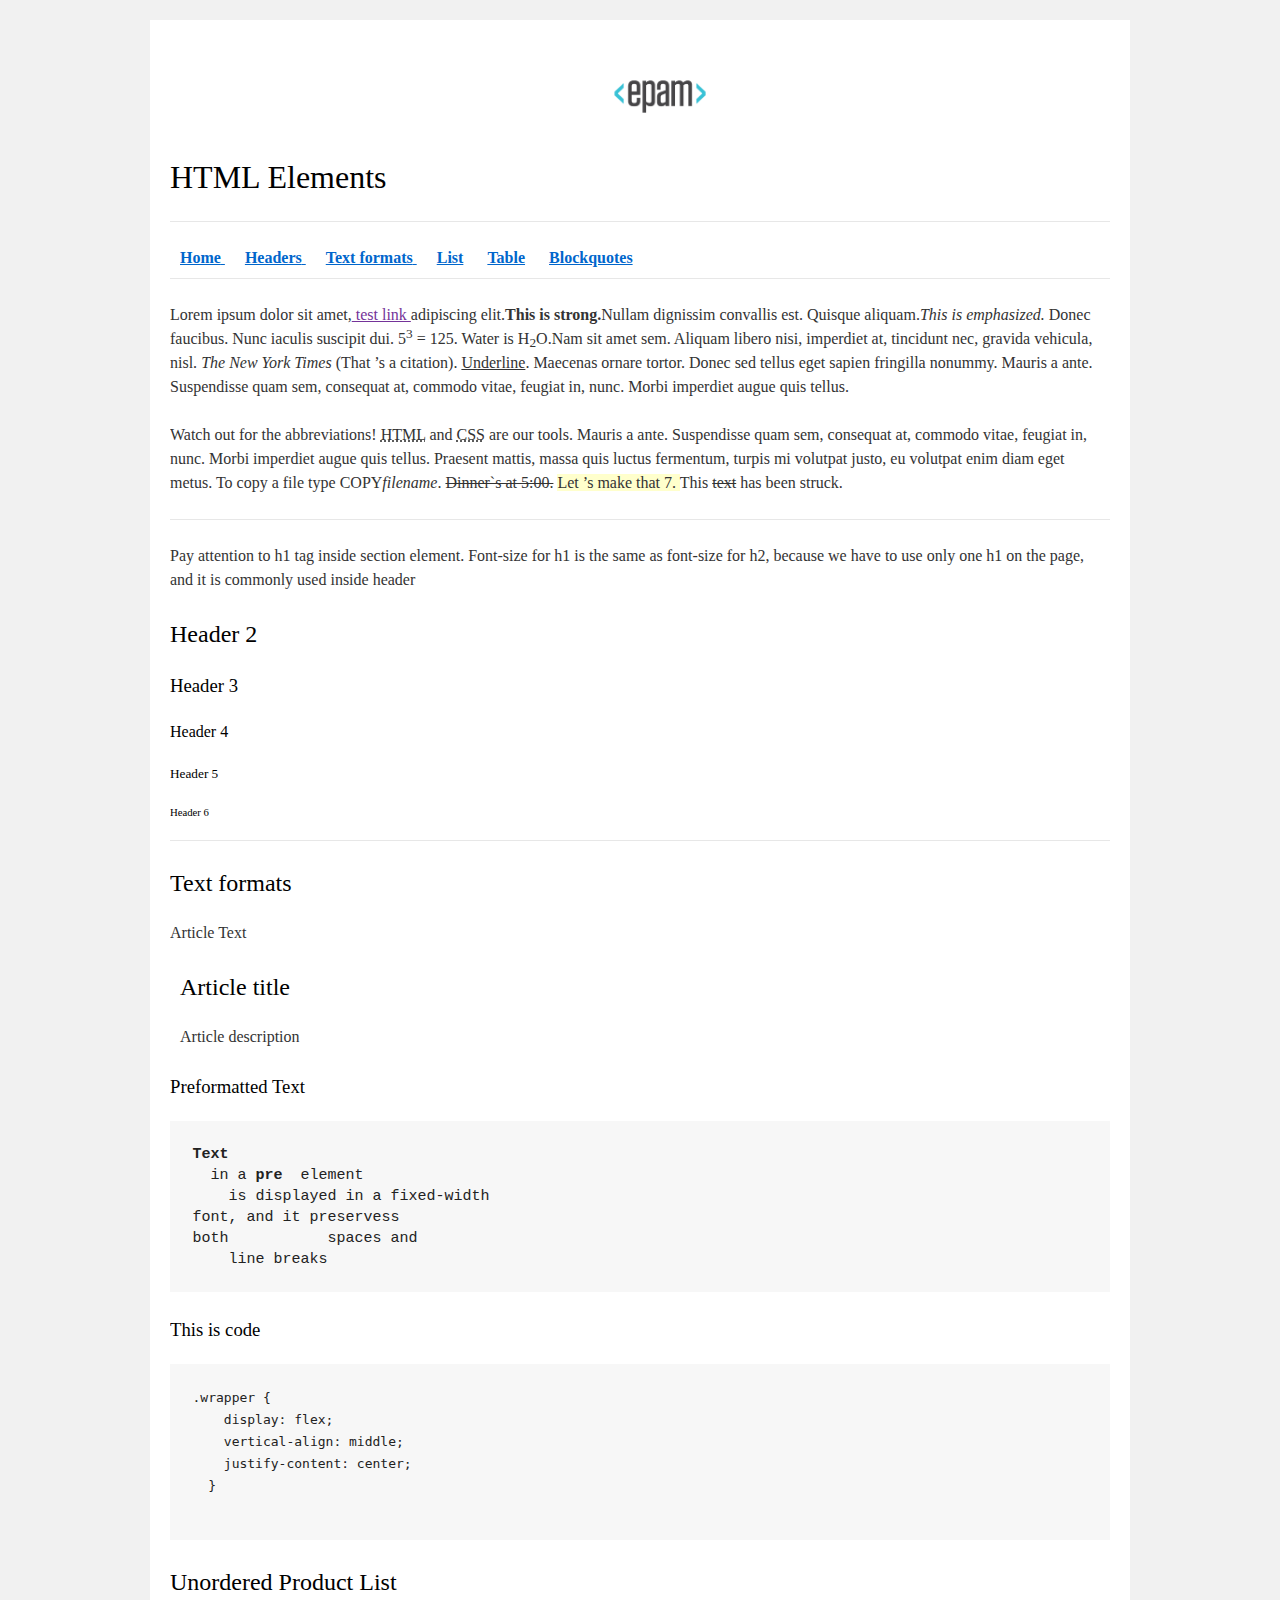
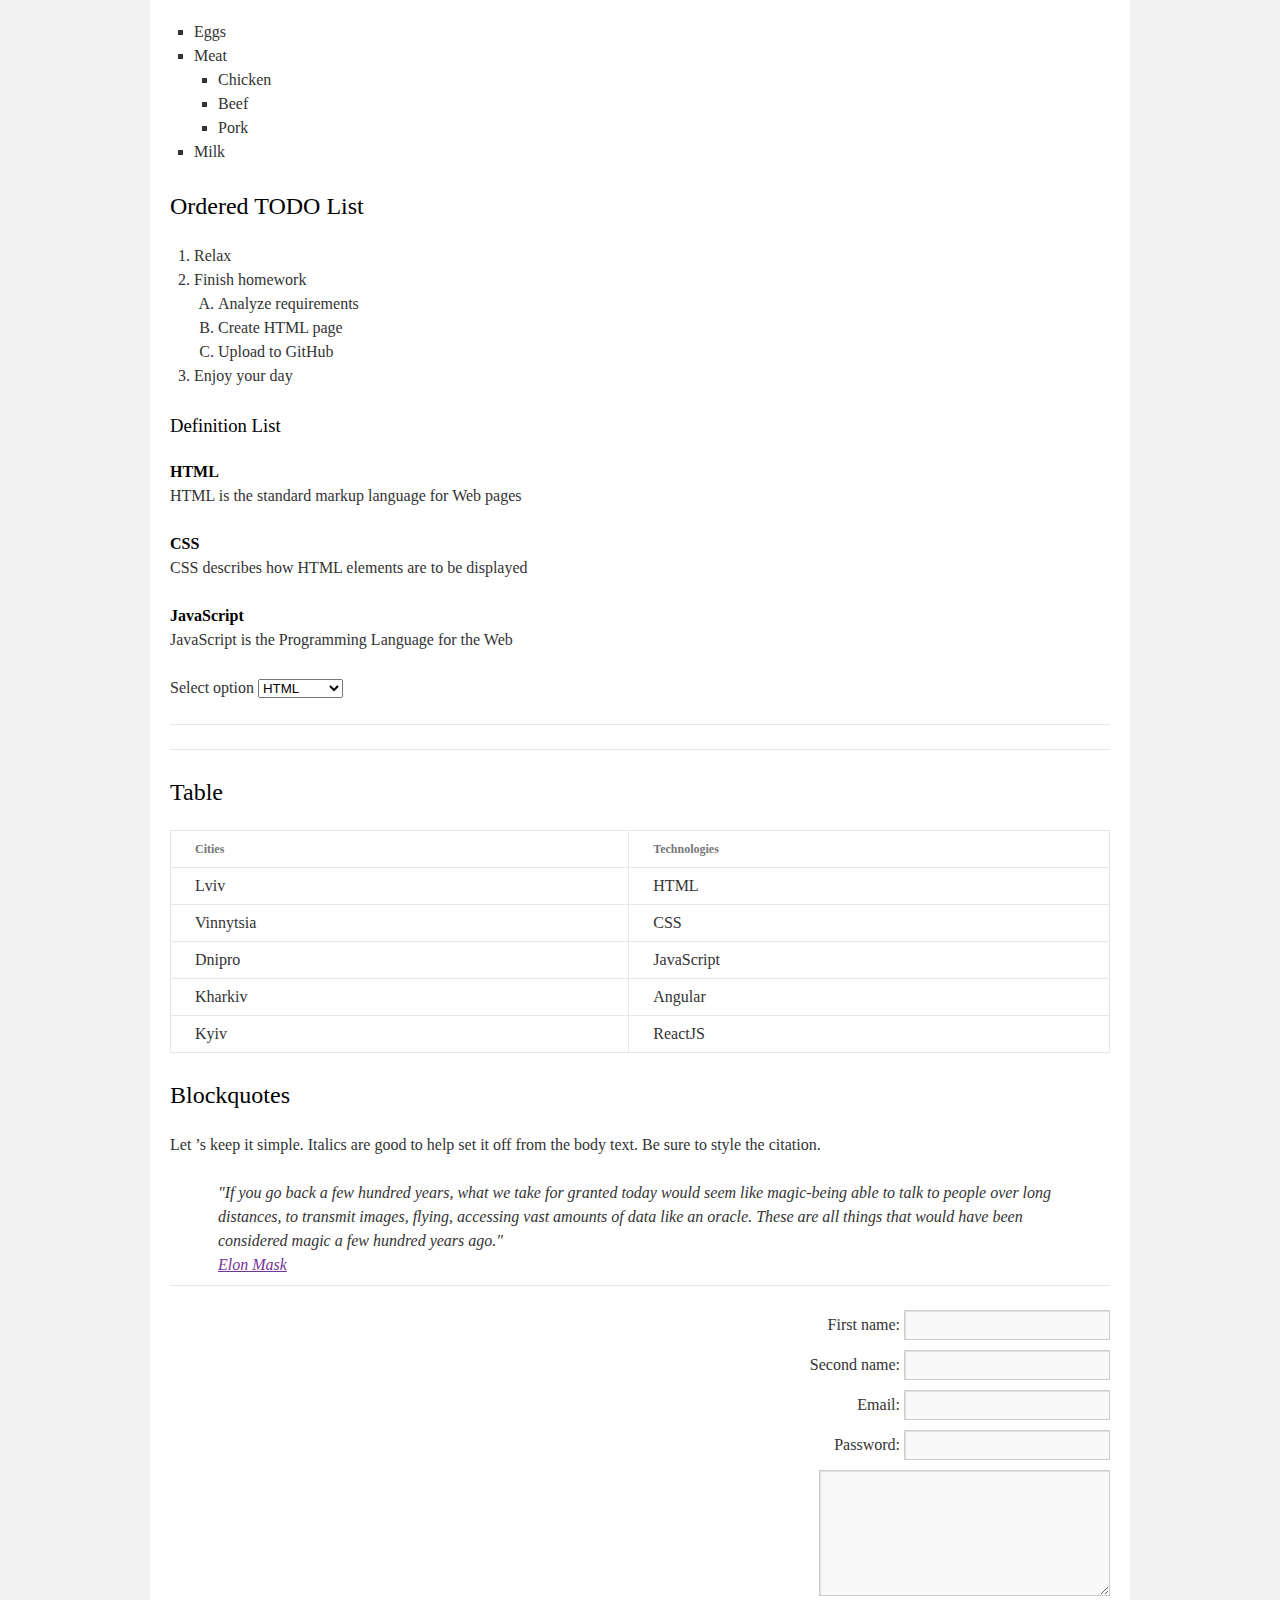
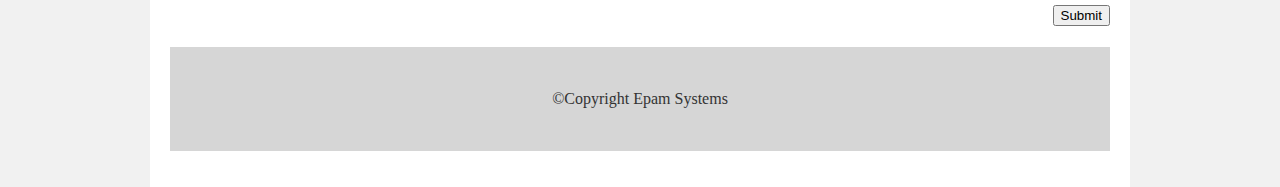
<file: FL11_HW1/homework/index.html>
<!DOCTYPE html>
<html lang="en">

<head>
  <meta charset="utf-8">
  <title>HTML Basics</title>
  <link rel="stylesheet" href="style.css">
</head>

<body>
  <div id="wrapper">
    <div id="main">
      <div id="container">
        <div id="content" role="main">
          <header id="home">
              <img src="logo.png" alt="EPAM">
              <h1 id="c1">HTML Elements</h1>
              <hr>
              <nav><a href="#home"> <b>Home</b> </a> 
                <a href="#headers"> <b>Headers</b> </a>
                <a href="#textform"><b>Text formats</b> </a> 
                <a href="#list"> <b>List</b></a>
                <a href="#table"> <b>Table</b></a>
                <a href="#blockquotes"> <b>Blockquotes</b></a>
              </nav>
          </header>
          <main>
              <hr>
              <p class=" textclass">Lorem ipsum dolor sit amet,<a href="" > 
                test link </a> adipiscing elit.<b>This is strong.</b>Nullam 
                dignissim convallis est. Quisque aliquam.<em>This is emphasized.</em> 
                Donec faucibus. Nunc iaculis suscipit dui. 5<sup>3</sup> = 125.
                Water is H<sub>2</sub>O.Nam sit amet sem. Aliquam libero nisi,
                 imperdiet at, tincidunt nec, gravida vehicula, nisl.
                <cite>The New York Times</cite> (That	&rsquo;s a citation).
                <u>Underline</u>. Maecenas ornare tortor. Donec sed tellus 
                eget sapien fringilla nonummy. Mauris a ante. Suspendisse quam sem, 
                consequat at, commodo vitae, feugiat in, nunc. 
                Morbi imperdiet augue quis tellus. </p>
                <p class="textclass">
                Watch out for the abbreviations!
                <abbr title="Hyper Text Markup Language">HTML</abbr>
                and <abbr title="Cascading Style Sheets">CSS</abbr> 
                are our tools. Mauris a ante. Suspendisse quam sem, 
                consequat at, commodo vitae, feugiat in, nunc. 
                Morbi imperdiet augue quis tellus. Praesent mattis,
                 massa quis luctus fermentum,  turpis mi volutpat justo, 
                 eu volutpat enim diam eget metus. To copy a file type
                COPY<em>filename</em>. <del> Dinner`s at 5:00.</del>
                <ins>Let	&rsquo;s make that 7. </ins>This <del>text</del>  has been struck.
              </p>
              <hr>
              <section id="headers">
                  <p class="headersclass">  Pay attention to h1 tag inside section element. 
                    Font-size for h1 is the same as font-size for h2,
                      because we have to use only one h1 on the page,
                       and it is commonly used inside header
                  </p>
                  <h2>Header 2</h2>
                  <h3>Header 3</h3>
                  <h4>Header 4</h4>
                  <h5>Header 5</h5>
                  <h6>Header 6</h6>
                  <hr>
              </section>
    
              <section id="textform"> 
                <h2>Text formats</h2>
                <p>Article Text</p>
                <article>
                  <h2>Article title</h2>
                  <p>Article description</p>
                </article>
                <h3>Preformatted Text</h3>
                <pre>
<b>Text</b>
  in a <b>pre</b>  element
    is displayed in a fixed-width
font, and it preservess
both           spaces and
    line breaks</pre>
    <h3>This is code</h3>
                
<pre><code>.wrapper {
    display: flex;
    vertical-align: middle;
    justify-content: center;
  }
</code>
</pre>
              </section>
              <section id="list"> 
                  <h2 class="unorderedlist">Unordered Product List</h2>
                  <ul>
                    <li>Eggs</li>
                    <li>Meat
                        <ul>
                          <li>Chicken</li>
                          <li>Beef</li>
                          <li>Pork</li>
                        </ul>
                    </li>
                    <li>Milk</li>
                  </ul>
  
                  <h2 class="listsordered">Ordered TODO List</h2>
                  <ol>
                    <li>Relax</li>
                    <li>Finish homework
                      <ol>
                        <li>Analyze requirements</li>
                        <li>Create HTML page</li>
                        <li>Upload to GitHub</li>
                      </ol>
                    </li>
                    <li>Enjoy your day</li>
                  </ol>
                  <h3>Definition List</h3>
                  <dl>
                    <dt>HTML</dt>
                      <dd>HTML is the standard markup language for Web pages</dd>
                    <dt>CSS</dt>
                      <dd>CSS describes how HTML elements are to be displayed</dd>
                    <dt>JavaScript</dt>
                      <dd>JavaScript is the Programming Language for the Web</dd>
                  </dl>
                  <p>Select option <select name="select">
                    <option value="HTML">HTML</option>
                    <option value="CSS">CSS</option>
                    <option value="JavaScript">JavaScript</option>
                    </select>
                  </p>
                  <hr>
                  <hr>
              </section>
              
              <section id="table">
                <h2>Table</h2>
                <table >
                
                  <thead>
                    <tr>
                      <th>Cities</th>
                      <th>Technologies</th>
                      </tr>
                  </thead>
                  <tbody>
                    <tr>
                      <td>Lviv</td>
                      <td>HTML</td>
                    </tr>
                    <tr>
                      <td>Vinnytsia</td>
                      <td>CSS</td>
                    </tr>
                    <tr>
                      <td>Dnipro</td>
                      <td>JavaScript</td>
                    </tr>
                    <tr>
                      <td>Kharkiv</td>
                      <td>Angular</td>
                    </tr>
                    <tr>
                      <td>Kyiv</td>
                      <td>ReactJS</td>
                    </tr>
                  </tbody>
                </table>
              </section>
    
              <section id="blockquotes">
                <h2 >Blockquotes</h2>
                <p>Let	&rsquo;s keep it simple. Italics are good to help 
                  set it off from the body text. Be sure to style the citation.</p>
                <blockquote> "If you go back a few hundred years, what we
                   take for granted today would seem like magic-being able
                  to talk to people over long distances, to transmit images,
                   flying, accessing vast amounts of data
                  like an oracle. These are all things that would have been 
                  considered magic a few hundred years ago."
                  <br>
                  <a href=""> Elon Mask</a>
                </blockquote>
                </section>
                <hr>
                  <form>
                   <fieldset>
                    <label>First name: <input type="text"></label>
                  </fieldset>
                  <fieldset>
                    <label>Second name: <input type="text"></label>
                  </fieldset>
                  <fieldset>
                    <label>Email: <input type="email"></label>
                  </fieldset>
                  <fieldset>
                      <label>Password: <input type="password"></label>
                  </fieldset>
    
                  <textarea cols="30" rows="5"></textarea>
    
                  <fieldset>
                    <button type="submit" class="formsBlockSubmit">Submit</button>
                  </fieldset>
              </form>
          </main>
                <footer>&#169;Copyright Epam Systems 
                </footer>     
        </div>
      </div>
    </div>
  </div>
</body>

</html>
</file>
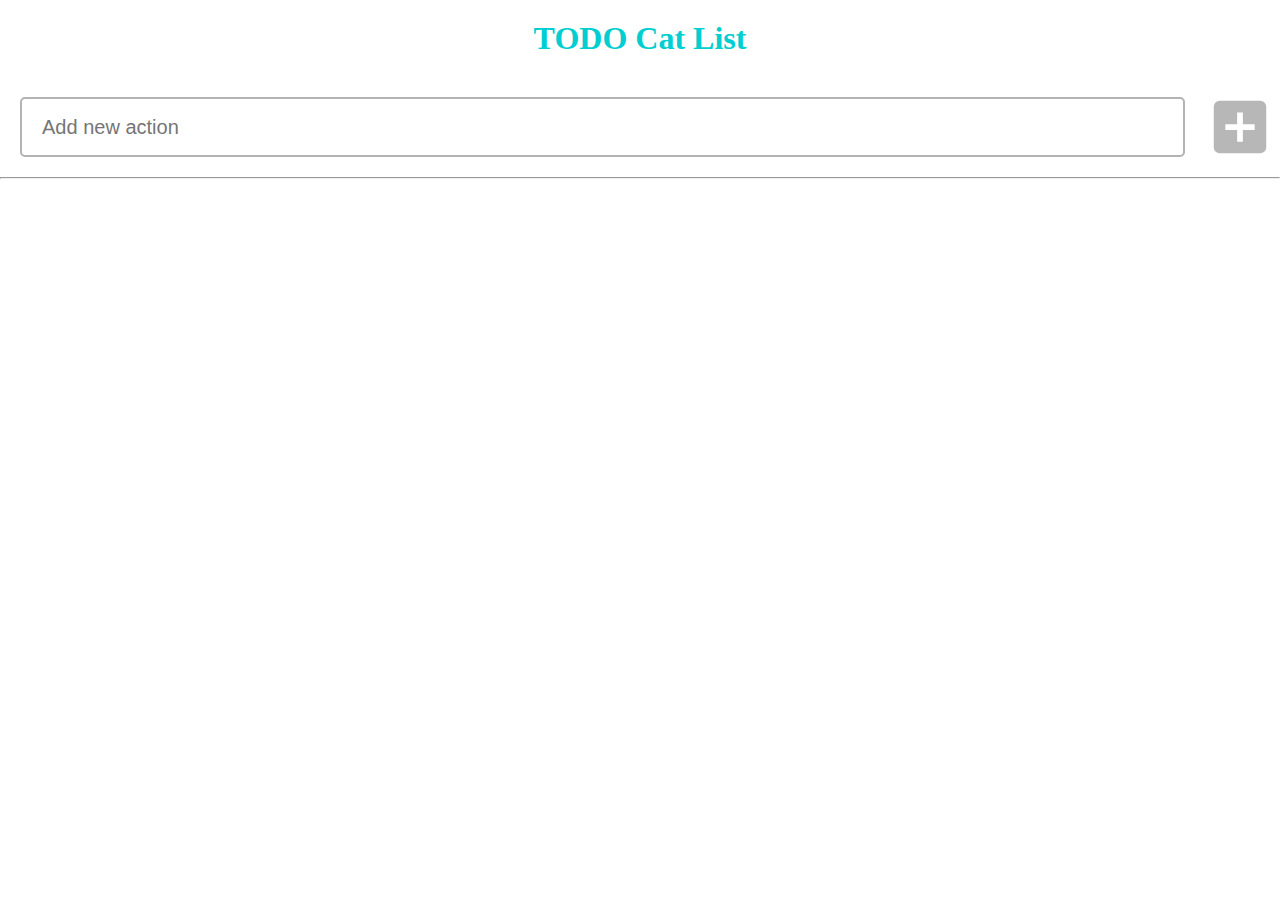
<file: FL11_HW11/homework/index.html>
<!DOCTYPE html>
<html lang="en">
<head>
  <meta charset="UTF-8">
  <title>Homework 11 - TODO Cat List</title>
  <link rel="stylesheet" href="./assets/material-icons/material-icons.css">
  <link rel="stylesheet" href="./assets/styles.css">
</head>
<body>
  <h1 class="mainHeader">TODO Cat List</h1>
  <p class="warningHeader hidden">Maximum item per list are created</p>
  <div class="inputArea">
      <form class="form">
    <input class="inputField " type="text" name="toDoItem" placeholder="Add new action" >
    <button class="addBtn" disabled ><i class="material-icons icons_sizeform"  >add_box</i></button>
    </form>
  </div>
  <hr>

  <ul id="list">
  </ul>

  
  <script src="./src/app.js"></script>
</body>
</html>
</file>
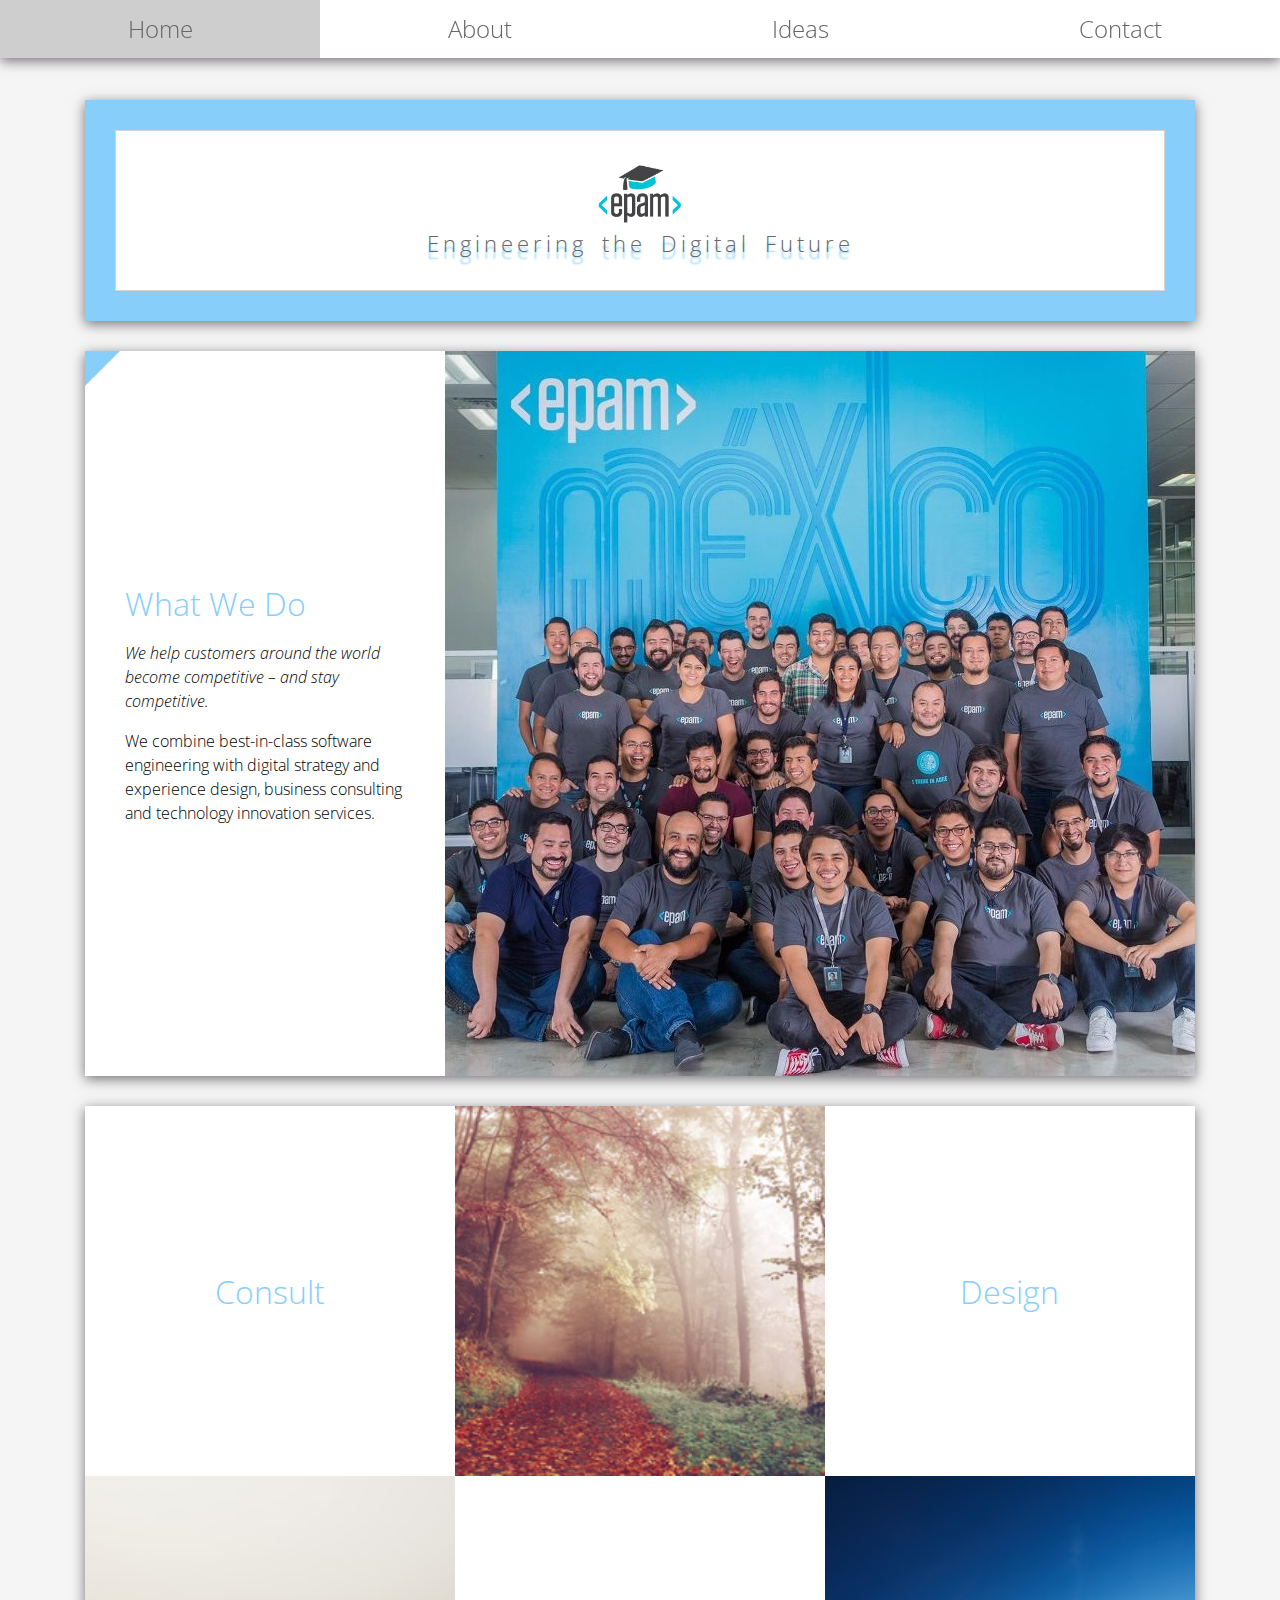
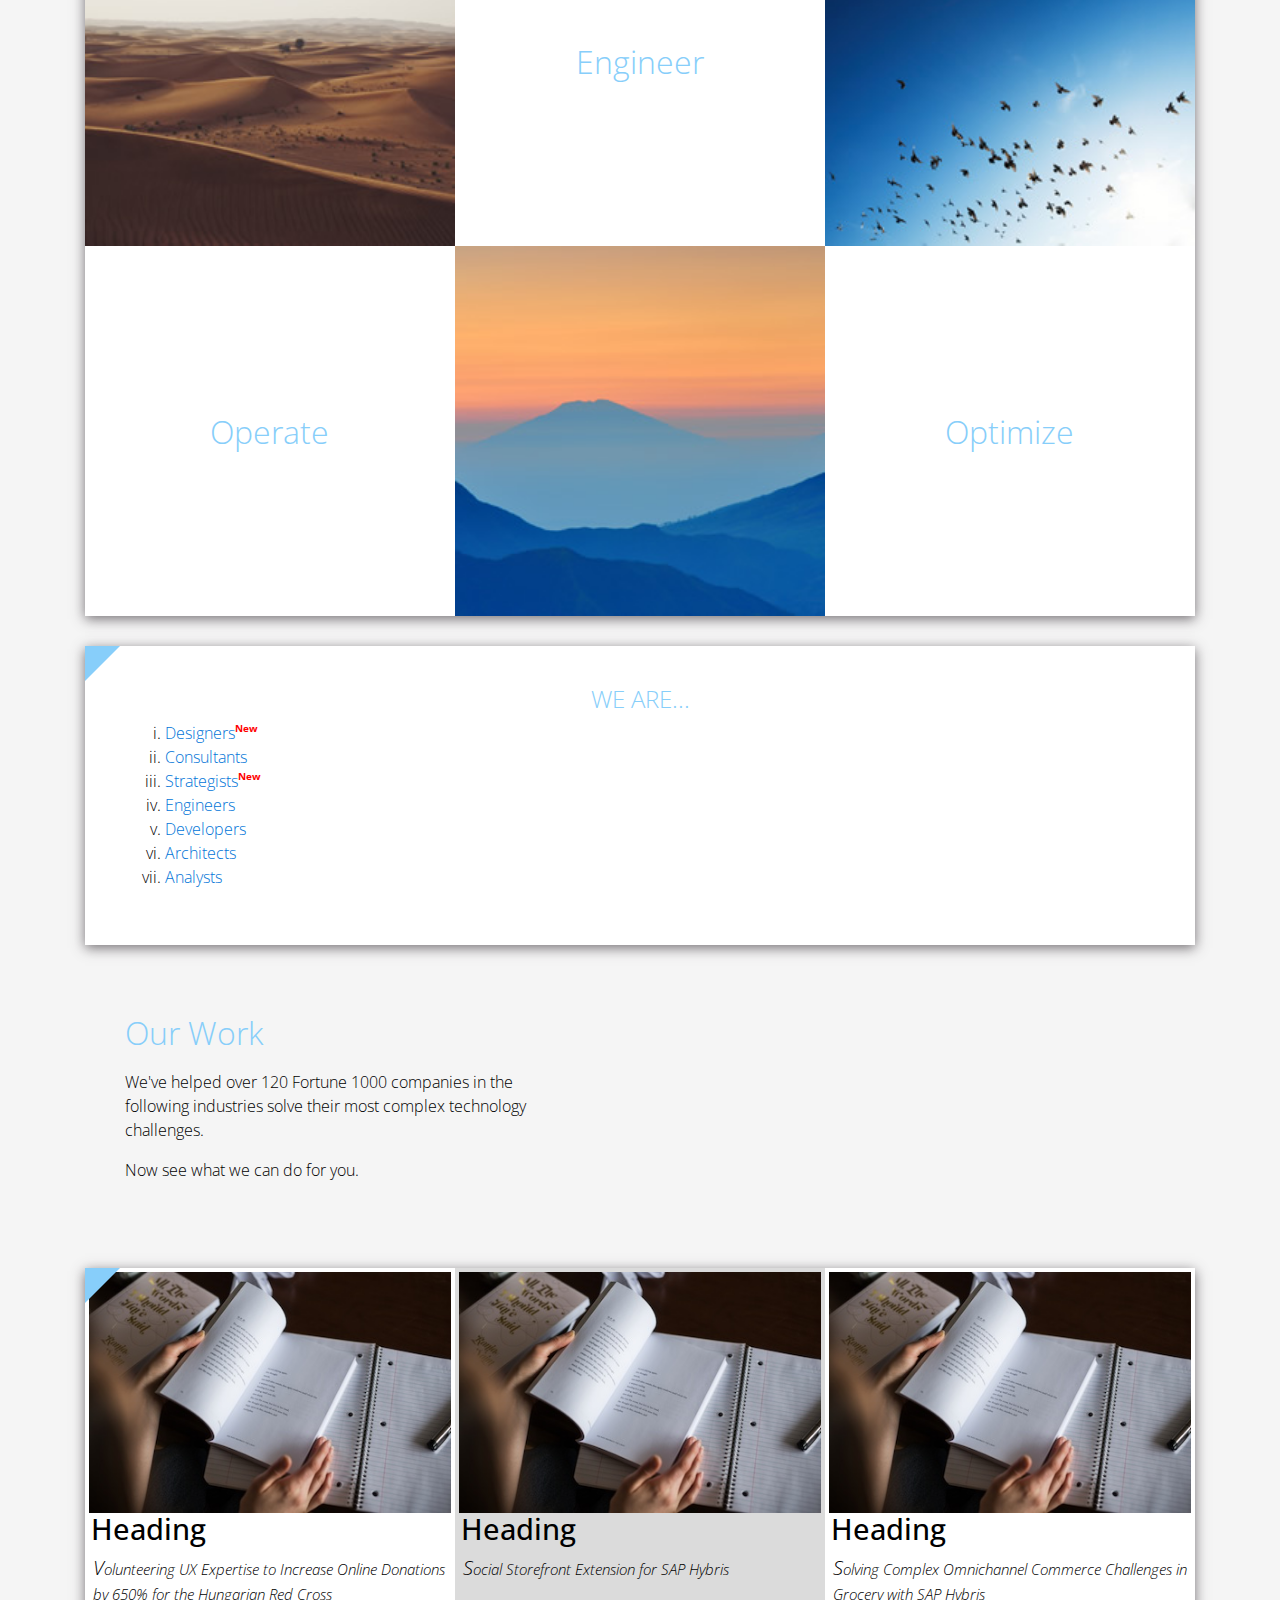
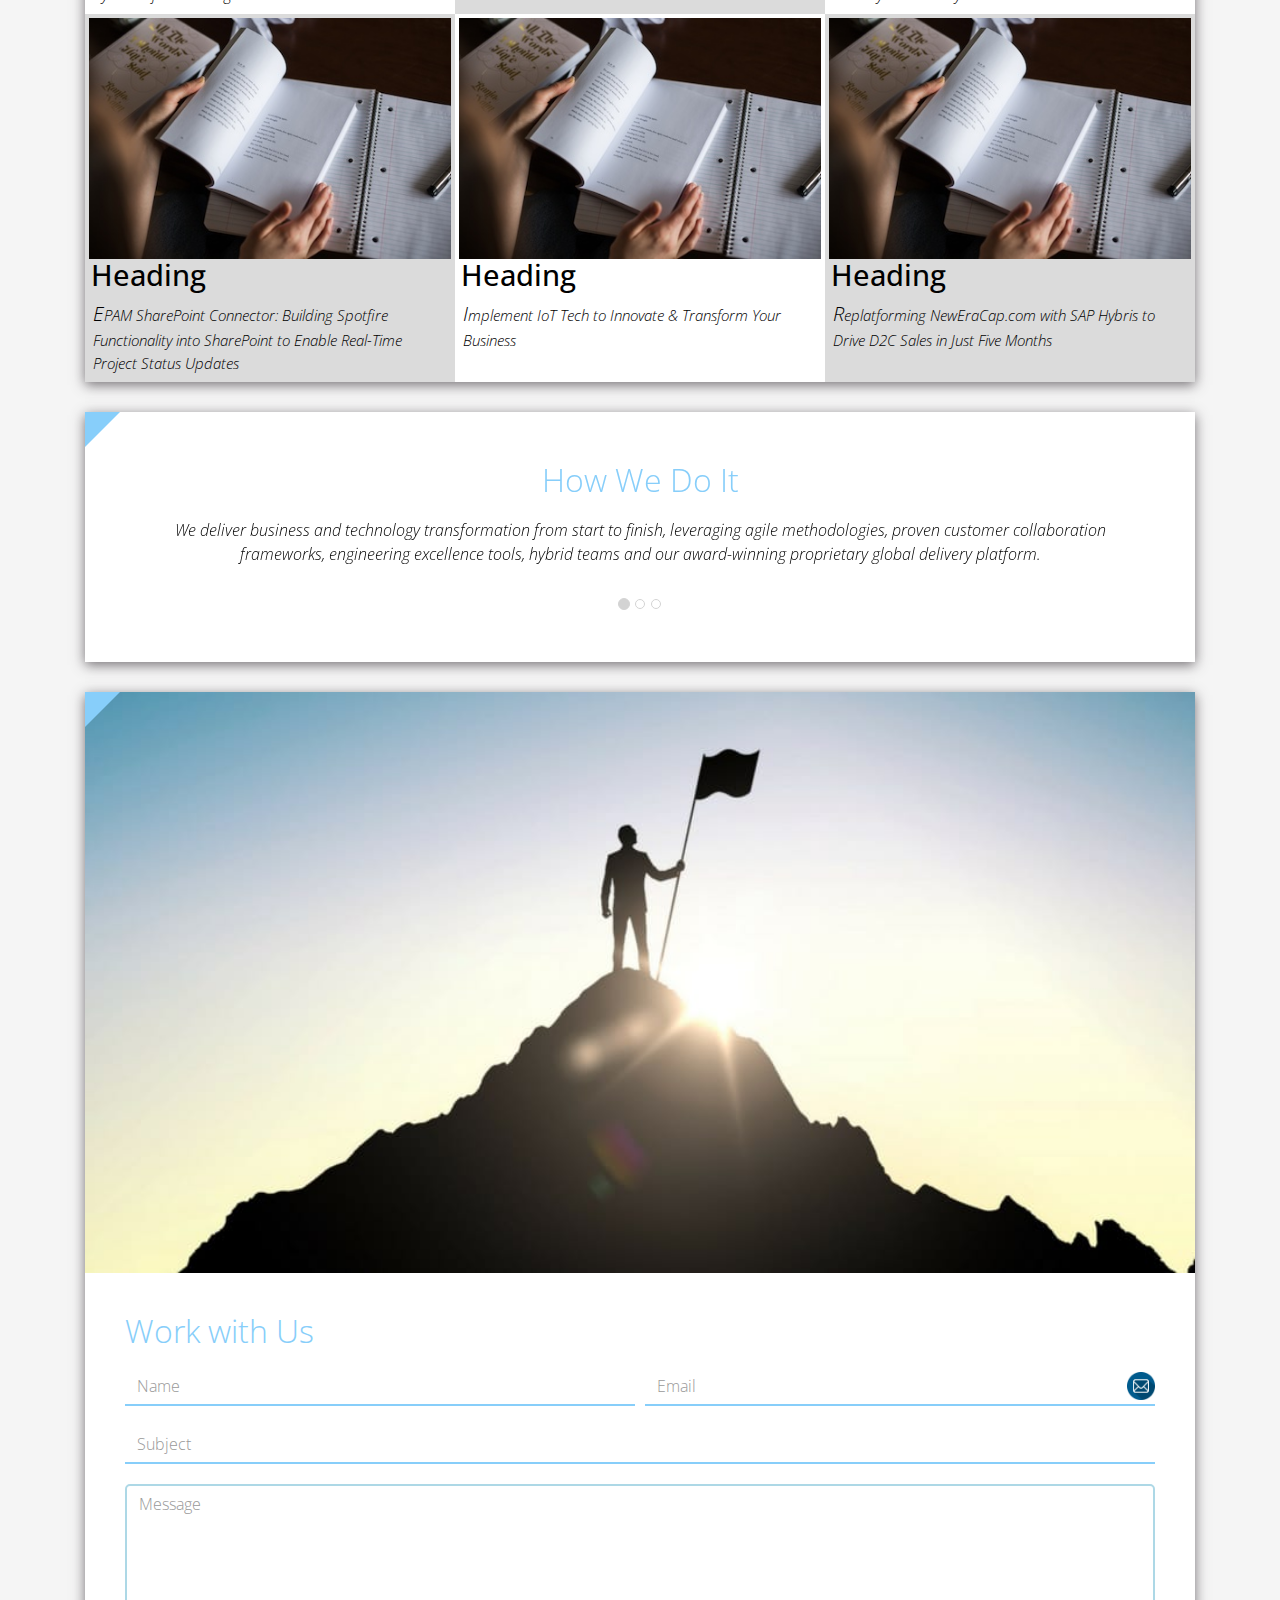
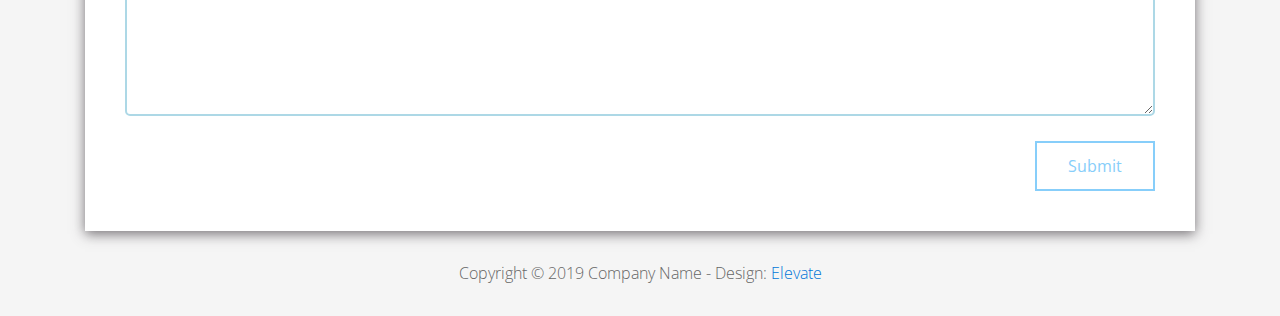
<file: FL11_HW2/homework/index.html>
<!DOCTYPE html>
<html lang="en">
<head>
  <meta charset="utf-8">
  <meta http-equiv="X-UA-Compatible" content="IE=edge">
  <meta name="viewport" content="width=device-width, initial-scale=1">

  <title>CSS Basics HW</title>



  <!-- load stylesheets -->
  <link rel="stylesheet" href="http://fonts.googleapis.com/css?family=Open+Sans:300,400">
  <!-- Google web font "Open Sans" -->
  <link rel="stylesheet" href="css/bootstrap.min.css">
  <!-- Bootstrap style -->
  <link rel="stylesheet" href="css/general.css">
  <link rel="stylesheet" href="css/style.css">
  <!-- Templatemo style -->
</head>

<body>
<div class="container">

  <div class="tm-sidebar">
    <nav class="tm-main-nav">
      <ul>
        <li class="tm-nav-item"><a href="#home" class="tm-nav-item-link">Home</a></li>
        <li class="tm-nav-item"><a href="#about" class="tm-nav-item-link">About</a></li>
        <li class="tm-nav-item"><a href="#ideas" class="tm-nav-item-link">Ideas</a></li>
        <li class="tm-nav-item"><a href="#contact" class="tm-nav-item-link">Contact</a></li>
      </ul>
    </nav>
  </div>

  <div class="tm-main-content">

    <div id="home" class="tm-content-box tm-content-header margin-b-10">
      <div class="tm-banner">
        <div class="tm-banner-inner">
          <img src="img/epam_logo.png" width="100" alt="">
          <p class="tm-banner-text">Engineering the Digital Future</p>
        </div>
      </div>
    </div>

    <section>
      <div class="tm-content-box flex-2-col">

        <div class="padding-medium flex-item tm-team-description-container flex-item">
          <h2 class="tm-section-title">What We Do</h2>
          <p class="tm-section-description">We help customers around the world become competitive – and stay competitive.</p>
          <p class="tm-section-description"> We combine best-in-class software engineering with digital strategy and experience design, business consulting and technology innovation services.</p>
        </div>
        <div class="flex-item tm-team-img">
          <img src="img/epam-mexico.jpg" alt="epam-mexico">
        </div>

      </div>

      <div id="about" class="tm-content-box">

        <ul class="boxes gallery-container">
          <li class="box box-bg">
            <h2 class="tm-section-title tm-section-title-box tm-box-bg-title">Consult</h2>
          </li>
          <li class="box">
            <a href="img/idea-large-01.jpg">
              <img src="img/idea-01.jpg" alt="Image" class="img-fluid thumbnail box-img">
            </a>
          </li>
          <li class="box box-bg">
            <h2 class="tm-section-title tm-section-title-box tm-box-bg-title">Design</h2>
          </li>
          <li class="box">
            <a href="img/idea-large-02.jpg">
              <img src="img/idea-02.jpg" alt="Image" class="img-fluid thumbnail box-img">
            </a>
          </li>
          <li class="box box-bg">
            <h2 class="tm-section-title tm-section-title-box tm-box-bg-title">Engineer</h2>
          </li>
          <li class="box">
            <a href="img/idea-large-03.jpg">
              <img src="img/idea-03.jpg" alt="Image" class="img-fluid thumbnail box-img">
            </a>
          </li>
          <li class="box box-bg">
            <h2 class="tm-section-title tm-section-title-box tm-box-bg-title">Operate</h2>
          </li>
          <li class="box">
            <a href="img/idea-large-04.jpg">
              <img src="img/idea-04.jpg" alt="Image" class="img-fluid thumbnail box-img">
            </a>
          </li>
          <li class="box box-bg">
            <h2 class="tm-section-title tm-section-title-box tm-box-bg-title">Optimize</h2>
          </li>
        </ul>

      </div>

    </section>

    <!-- slider -->
    <section class="heading tm-content-box">
      <div class="padding-medium">
        <h2> WE ARE...</h2>
        <ol>
          <li><a href="index.html" class="text">Designers</a></li>
          <li><a href="index.html">Consultants</a></li>
          <li><a href="#" class="text">Strategists</a></li>
          <li><a href="#">Engineers</a></li>
          <li><a href="#">Developers</a></li>
          <li><a href="#">Architects</a></li>
          <li><a href="#">Analysts</a></li>
        </ol>
      </div>
    </section>

    <section class="blocks">
      <div class="padding-medium flex-item tm-team-description-container">
        <h2 class="tm-section-title">Our Work</h2>
        <p class="tm-section-description">We've helped over 120 Fortune 1000 companies in the following industries solve their most complex technology challenges. </p>
        <p class="tm-section-description"> Now see what we can do for you.</p>
      </div>
      <div class="tm-content-box flex-2-col">
      </div>
      <div  class="tm-content-box">
        <ul class="boxes gallery-container">
          <li class="box box-work">
            <img src="img/study.jpeg" alt="Image" class="img-fluid">
            <div>
              <h2>Heading</h2>
              <p>Volunteering UX Expertise to Increase Online Donations by 650% for the Hungarian Red Cross</p>
            </div>
          </li>
          <li class="box box-work">
            <img src="img/study.jpeg" alt="Image" class="img-fluid">
            <div>
              <h2>Heading</h2>
              <p>Social Storefront Extension for SAP Hybris</p>
            </div>
          </li>
          <li class="box box-work">
            <img src="img/study.jpeg" alt="Image" class="img-fluid">
            <div>
              <h2>Heading</h2>
              <p>Solving Complex Omnichannel Commerce Challenges in Grocery with SAP Hybris</p>
            </div>
          </li>
          <li class="box box-work">
            <img src="img/study.jpeg" alt="Image" class="img-fluid">
            <div>
              <h2>Heading</h2>
              <p>EPAM SharePoint Connector: Building Spotfire Functionality into SharePoint to Enable Real-Time Project Status Updates</p>
            </div>
          </li>
          <li class="box box-work">
            <img src="img/study.jpeg" alt="Image" class="img-fluid">
            <div>
              <h2>Heading</h2>
              <p>Implement IoT Tech to Innovate &amp; Transform Your Business</p>
            </div>
          </li>
          <li class="box box-work">
            <img src="img/study.jpeg" alt="Image" class="img-fluid">
            <div>
              <h2>Heading</h2>
              <p>Replatforming NewEraCap.com with SAP Hybris to Drive D2C Sales in Just Five Months</p>
            </div>
          </li>
        </ul>

      </div>
    </section>

    <section id="ideas">
      <div id="tmCarousel" class="carousel slide tm-content-box" data-ride="carousel">

        <ol class="carousel-indicators">
          <li data-target="#tmCarousel" data-slide-to="0" class="active"></li>
          <li data-target="#tmCarousel" data-slide-to="1" class=""></li>
          <li data-target="#tmCarousel" data-slide-to="2" class=""></li>
        </ol>

        <div class="carousel-inner" role="listbox">

          <div class="carousel-item active">
            <div class="carousel-content">
              <div class="flex-item">
                <h2 class="tm-section-title">How We Do It</h2>
                <p class="tm-section-description carousel-description">We deliver business and technology transformation from start to finish, leveraging agile methodologies, proven customer collaboration frameworks, engineering excellence tools, hybrid teams and our award-winning proprietary global delivery platform.</p>
              </div>
            </div>
          </div>

          <div class="carousel-item">
            <div class="carousel-content">
              <div class="flex-item">
                <h2 class="tm-section-title">Our Clients</h2>
                <p class="tm-section-description carousel-description">Lorem ipsum dolor sit amet,
                  consectetur adipiscing elit. Quisque vel nisi pharetra nibh varius pharetra ac
                  sagittis nisi. Etiam pharetra vestibulum hendrerit. Pellentesque interdum metus
                  sed massa rutrum.</p>
              </div>
            </div>
          </div>

          <div class="carousel-item">
            <div class="carousel-content">
              <div class="flex-item">
                <h2 class="tm-section-title">Our Projects</h2>
                <p class="tm-section-description carousel-description">Donec ex libero, fringilla
                  vitae purus sit amet, rhoncus pharetra lorem. Pellentesque id sem id lacus
                  ultricies vehicula. Aliquam rutrum mi non. Pellentesque interdum metus sed massa
                  rutrum.</p>
              </div>
            </div>
          </div>

        </div>

      </div>
    </section>

    <section class="tm-content-box">
      <img src="img/contact-us.jpg" alt="Contact image" class="img-fluid img-contact-us">

      <div id="contact" class="padding-medium">
        <h2 class="tm-section-title">Work with Us</h2>
        <form action="#contact" method="get" class="contact-form">

          <div class="form-group col-xs-12 col-sm-12 col-md-6 col-lg-6 form-group-2-col-left">
            <input type="text" id="contact_name" name="contact_name" class="form-control"
                   placeholder="Name" required/>
          </div>
          <div class="form-group col-xs-12 col-sm-12 col-md-6 col-lg-6 form-group-2-col-right mandatory-field">
            <input type="email" id="contact_email" name="contact_email" class="form-control"
                   placeholder="Email" required/>
          </div>
          <div class="form-group">
            <input type="text" id="contact_subject" name="contact_subject" class="form-control"
                   placeholder="Subject" required/>
          </div>
          <div class="form-group">
            <textarea id="contact_message" name="contact_message" class="form-control" rows="9"
                      placeholder="Message" required></textarea>
          </div>

          <button type="submit" class="btn btn-primary submit-btn">Submit</button>

        </form>
      </div>
    </section>

    <footer class="tm-footer">
      <p class="text-xs-center">Copyright &copy; 2019 Company Name

        - Design: <a rel="nofollow" href="http://www.templatemo.com/tm-481-elevate"
                     target="_parent">Elevate</a></p>
    </footer>

  </div>

</div>

</body>
</html>
</file>
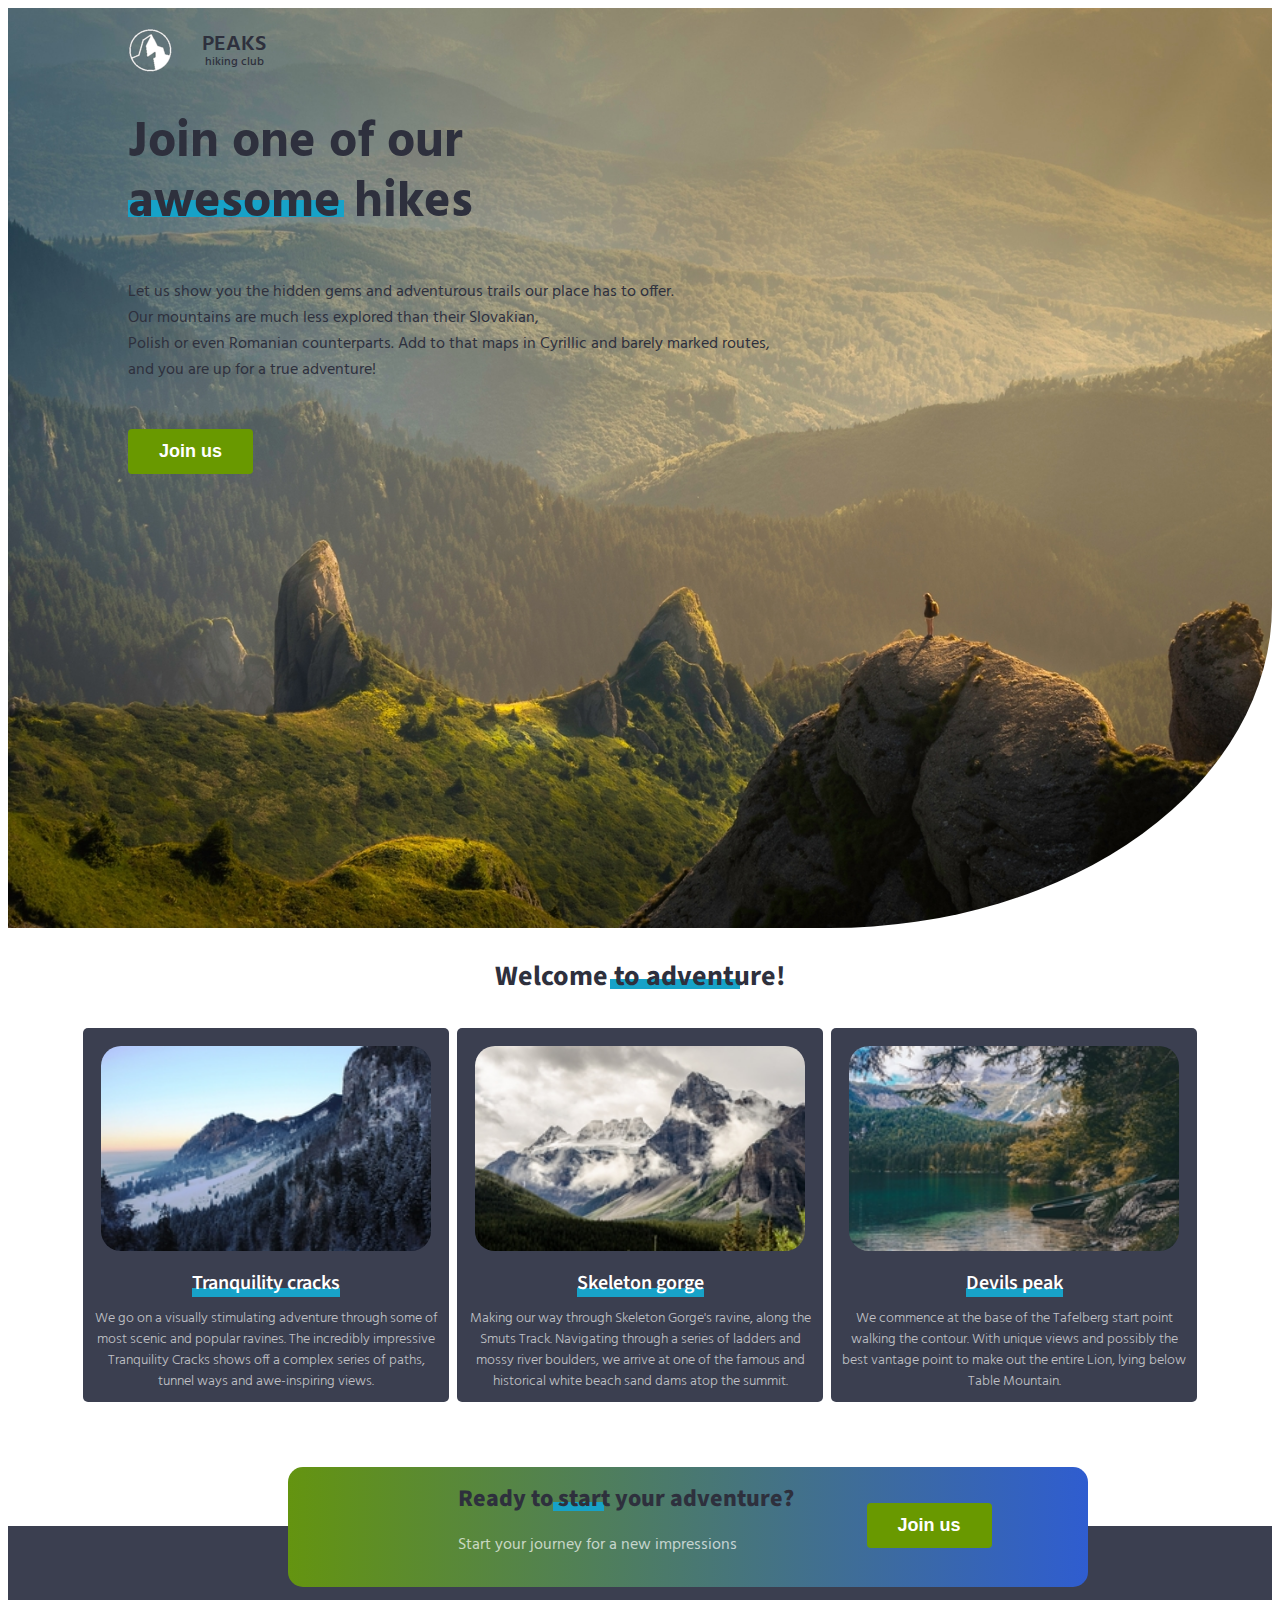
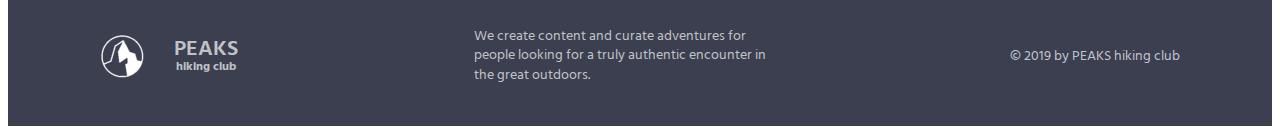
<file: FL11_HW3/homework/index.html>
<!DOCTYPE html>
<html lang="en">

  <head>
    <meta charset="UTF-8">
    <meta name="viewport" content="width=device-width, initial-scale=1.0">
    <meta http-equiv="X-UA-Compatible" content="ie=edge">
    <link href="https://fonts.googleapis.com/css?family=Hind:400,600%7CSource+Sans+Pro:400,600,700%7CFresca" rel="stylesheet"/>

    <!-- Styles should be switched here: -->

 <link rel="stylesheet" type="text/css" href="css/style1.css">

  
   <!-- <link rel="stylesheet" type="text/css" href="css/style2.css">-->

    <title>PEAKS hiking club</title>
  </head>

  <body>
    <header class="header">
      <div class="header-wrap">
        <div class="landing-logo">
          <img src="img/m-logo.png" alt="logo" />
          <p>PEAKS<span>hiking club</span></p>
        </div>
        <p class="header_heading">
          Join one of our awesome hikes
        </p>
        <p class="header_text">
          Let us show you the hidden gems and adventurous trails our place has to offer.
          Our mountains are much less explored than their Slovakian,
          Polish or even Romanian counterparts. Add to that maps in Cyrillic and barely marked routes,
          and you are up for a true adventure!
        </p>
        <button class="header_button">Join us</button>
      </div>
    </header>
    <main class="section">
      <p class="section_text">
        Welcome to adventure!
      </p>
      <div class="section_card_wrap">
        <div class="section_card">
          <img class="section_card_img"
               src="img/m-1.jpg"
               alt="experts"/>
          <p class="section_card_heading">
            Tranquility cracks
            <span class="section_card_underline"></span>
          </p>
          <p class="section_card_text">
            We go on a visually stimulating adventure through some of most scenic and popular ravines.
            The incredibly impressive Tranquility Cracks shows off a complex series of paths, tunnel ways and awe-inspiring views.
          </p>
        </div>
        <div class="section_card">
          <img class="section_card_img"
               src="img/m-2.jpg"
               alt="content formats"/>
          <p class="section_card_heading">
            Skeleton gorge
            <span class="section_card_underline"></span>
          </p>
          <p class="section_card_text">
            Making our way through Skeleton Gorge's ravine, along the Smuts Track.
            Navigating through a series of ladders and mossy river boulders, we arrive at one of the famous and historical white beach sand dams atop the summit.
          </p>
        </div>
        <div class="section_card">
          <img class="section_card_img"
               src="img/m-3.jpg"
               alt="certificate"/>
          <p class="section_card_heading">
            Devils peak
            <span class="section_card_underline"></span>
          </p>
          <p class="section_card_text">
            We commence at the base of the Tafelberg start point walking the contour.
            With unique views and possibly the best vantage point to make out the entire Lion, lying below Table Mountain.
          </p>
        </div>
      </div>
      <div class="section_banner">
        <div class="section_banner_text_wrap">
          <p class="section_banner_heading">
            Ready to start your adventure?
          </p>
          <p class="section_banner_text">
            Start your journey for a new impressions
          </p>
        </div>
        <button class="section_banner_button">Join us</button>
      </div>
    </main>
    <footer class="footer">
      <div class="footer-wrap">
        <div class="footer_logo landing-logo">
          <img src="img/m-logo.png" alt="logo" />
          <p>PEAKS<span>hiking club</span></p>
        </div>
        <p class="footer_text">
          We create content  and curate adventures for  people looking for a truly authentic encounter in the great outdoors.
        </p>
        <span class="footer-cr">
          &copy; 2019 by PEAKS hiking club
        </span>
      </div>
    </footer>
  </body>

</html>
</file>
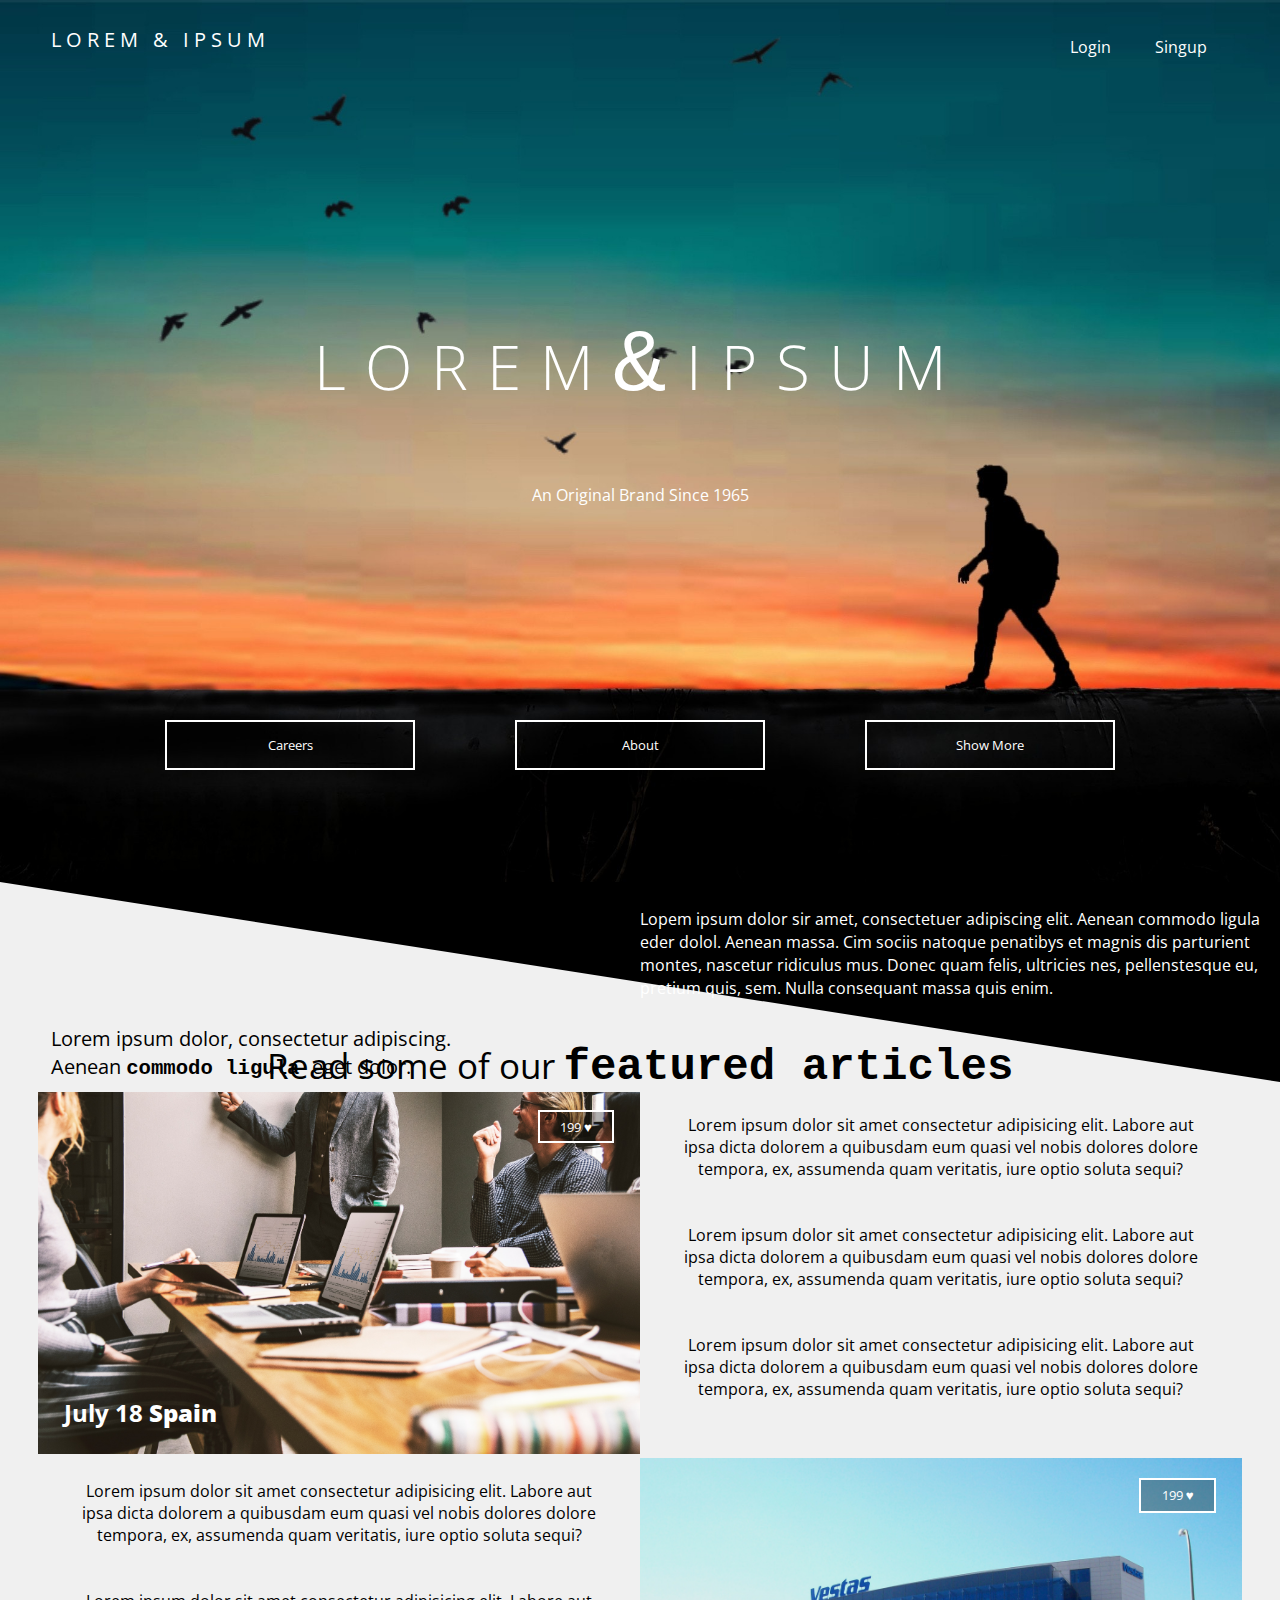
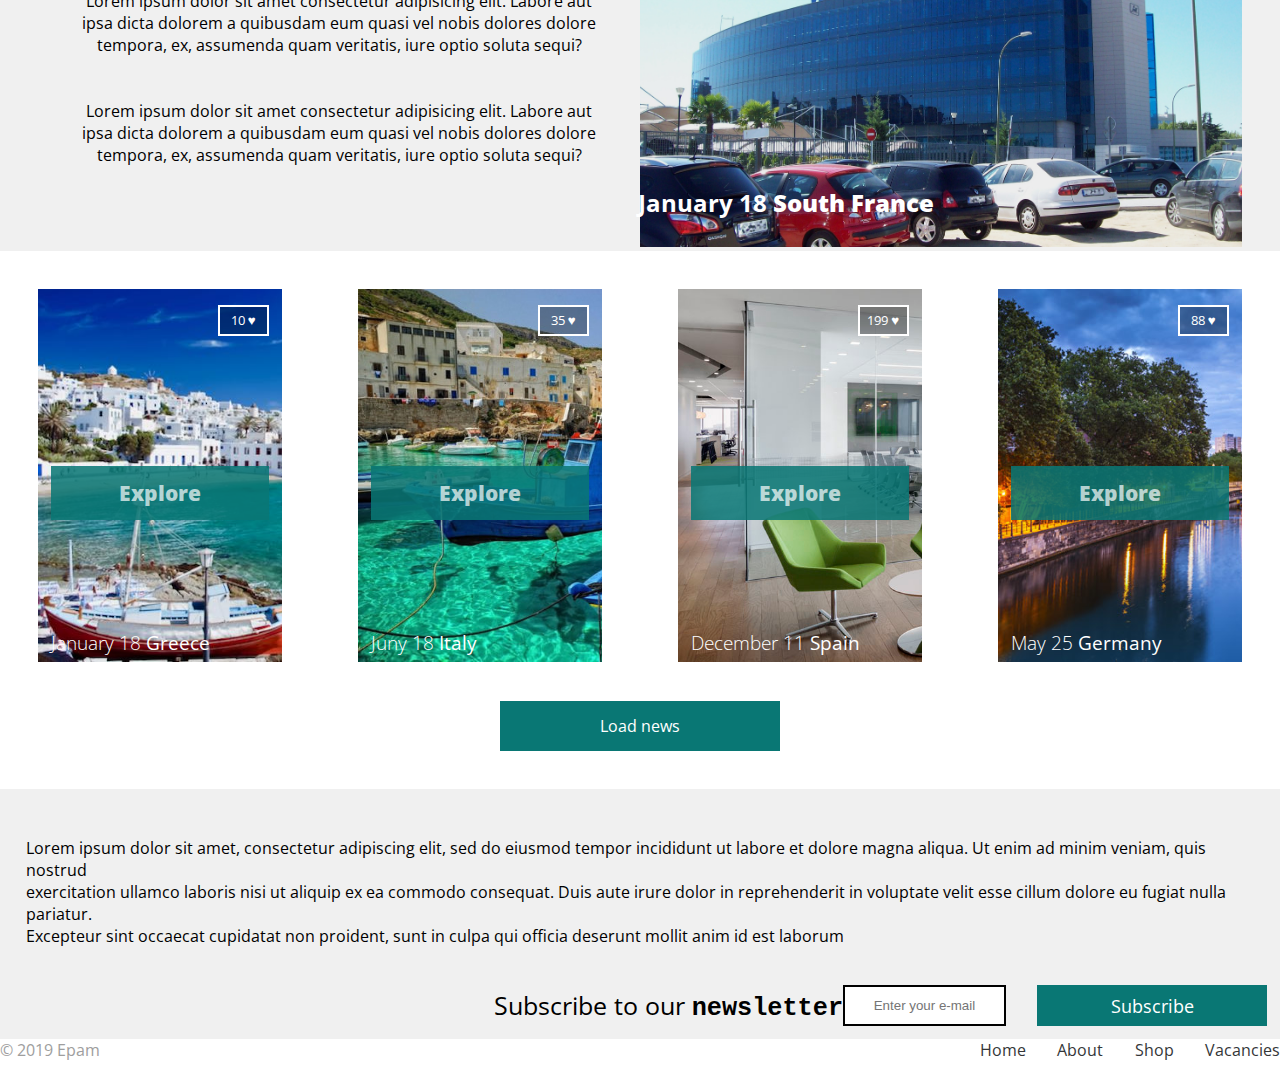
<file: FL11_HW4/homework/index.html>
<!DOCTYPE html>
<html lang="en">
<head>
    <meta charset="UTF-8">
    <meta name="viewport" content="width=device-width, initial-scale=1.0">
    <meta http-equiv="X-UA-Compatible" content="ie=edge">
    <link href="http://fonts.googleapis.com/css?family=Open+Sans" rel="stylesheet"/>
    <link rel="stylesheet" type="text/css" href="css/style.css">
    <title>Loren &#38; Ipsum</title>
  </head>

  <body>
    <header class="header">
      
            <div class="logo">
            <p>LOREM &#38; IPSUM</p>
            <div class="header_upbutton">
                <button class="header_button_conf" >Login</button>
                <button class="header_button_conf" >Singup</button>
            </div>
        </div>
        <div> <h1 class="header_heading">LOREM <samp class="end" >&#38;</samp >IPSUM</h1>
            <p class="header_text"> An Original Brand Since 1965</p>
        </div>
        <nav class="header_do">
            <div><button class="header_downbutton" >Careers</button></div> 
            <div> <button class="header_downbutton">About</button></div>
            <div><button class="header_downbutton">Show More</button></div>
        </nav>   
        <div>
            <p class="header_text1">
                Lopem ipsum dolor sir amet, consectetuer adipiscing elit. Aenean commodo ligula eder dolol.
                Aenean massa. Cim sociis natoque penatibys et magnis dis parturient montes, nascetur ridiculus mus.
                Donec quam felis, ultricies nes, pellenstesque eu, pretium quis, sem. Nulla consequant massa quis enim.
            </p>
            <p class="header_text2">Lorem ipsum dolor, consectetur adipiscing.
             Aenean <samp class="mbolder"> commodo ligula </samp>eget dolor. </p>
            </div> 
            
        
        
    </header>

    <main class="section">
        
              
    <p class="section_text"> Read some of our <samp class="mbolder">featured articles</samp></p>

        <div class="tm-content-box">
            <div class="tm-content-box-img"><img src="img/sample-1.jpg" alt="Image" class="img-fluid">
            <h2 class="tm-content-box-header">July 18 <b>Spain</b></h2>
            <button class="tm-content-box-button" title="Like">199 &hearts;</button></div>
          
            <div class="tm-section-title"> <p >
                Lorem ipsum dolor sit amet consectetur adipisicing elit. Labore aut
                ipsa dicta dolorem a quibusdam eum quasi vel nobis dolores dolore
                tempora, ex, assumenda quam veritatis, iure optio soluta sequi?
                    

                Lorem ipsum dolor sit amet consectetur adipisicing elit. Labore aut
                ipsa dicta dolorem a quibusdam eum quasi vel nobis dolores dolore
                tempora, ex, assumenda quam veritatis, iure optio soluta sequi?
                    

                Lorem ipsum dolor sit amet consectetur adipisicing elit. Labore aut
                ipsa dicta dolorem a quibusdam eum quasi vel nobis dolores dolore
                tempora, ex, assumenda quam veritatis, iure optio soluta sequi?</p></div>
            </div>
        
        <div class="tm-content-box">
            
            <div class="tm-section-title"><p >
                Lorem ipsum dolor sit amet consectetur adipisicing elit. Labore aut
                ipsa dicta dolorem a quibusdam eum quasi vel nobis dolores dolore
                tempora, ex, assumenda quam veritatis, iure optio soluta sequi?


                Lorem ipsum dolor sit amet consectetur adipisicing elit. Labore aut
                ipsa dicta dolorem a quibusdam eum quasi vel nobis dolores dolore
                tempora, ex, assumenda quam veritatis, iure optio soluta sequi?

                
                Lorem ipsum dolor sit amet consectetur adipisicing elit. Labore aut
                ipsa dicta dolorem a quibusdam eum quasi vel nobis dolores dolore
                tempora, ex, assumenda quam veritatis, iure optio soluta sequi?</p></div>

            <div class="tm-content-box-img"><img src="img/sample-2.jpg" alt="Image" class="img-fluid">
            <h2 class="tm-content-box-header1">January 18 <b>South France</b></h2>
            <button class="tm-content-box-button1" title="Like">199 &hearts;</button></div>
        </div>

       
        <div class="imagelist" > 
            <div class="imagelist_item">
                <img src="img/news-list-1.jpg" alt="Image" class="img-list">
                <button class="button_exp">Explore</button>
                <h2 class="featured-article__header">January 18 <b>Greece</b></h2>
                <button class="featured-article__button" title="Like">10 &hearts;</button>
            </div>

                
            <div class="imagelist_item"><img src="img/news-list-2.jpg" alt="Image" class="img-list">
                <button class="button_exp">Explore</button>
                <h2 class="featured-article__header">Juny 18 <b>Italy</b></h2>
                <button class="featured-article__button" title="Like">35 &hearts;</button></div>
                
            <div class="imagelist_item"><img src="img/news-list-3.jpg" alt="Image" class="img-list">
                <button class="button_exp">Explore</button>
                <h2 class="featured-article__header">December 11 <b>Spain</b></h2>
                <button class="featured-article__button" title="Like">199 &hearts;</button></div>

            <div class="imagelist_item"><img src="img/news-list-4.jpg" alt="Image" class="img-list">
                <button class="button_exp">Explore</button>
                <h2 class="featured-article__header">May 25 <b>Germany</b></h2>
                <button class="featured-article__button" title="Like">88 &hearts;</button></div>
                
        </div>
        <div class="button_news-wraper"> <button class="button_news">Load news</button></div>
       
        <div class="bottom_content_box">
            <p class="bottom_content_box_text">
                Lorem ipsum dolor sit amet, consectetur adipiscing elit, sed do eiusmod tempor incididunt ut labore et dolore magna aliqua. Ut enim ad minim veniam, quis nostrud
                exercitation ullamco laboris nisi ut aliquip ex ea commodo consequat. Duis aute irure dolor in reprehenderit in voluptate velit esse cillum dolore eu fugiat nulla pariatur.
                Excepteur sint occaecat cupidatat non proident, sunt in culpa qui officia deserunt mollit anim id est laborum</p>
            
            <form class="formposition"> 
                    <p class="bottom_content_box_button_text">Subscribe to our <samp class="mbolder">newsletter</samp></p>
            <div class="formfield">
                <input type="email" id="contact_email" name="contact_email" class="form-control"
                placeholder="Enter your e-mail" required/>
            </div>
                <button type="submit" class="subscribe-btn">Subscribe</button>
            </form>
        </div>
        
    </main>

    <footer class="footer">
      
        <div class="footer_naw" >
                <div class="footer__wrapper">
                    <p class="footer__copyright">&copy; 2019 Epam</p>
                    <ul class="footer__navigation">
                        <li><a href="#" class="footer__navigation__item">Home</a></li>
                        <li><a href="#" class="footer__navigation__item">About</a></li>
                        <li><a href="#" class="footer__navigation__item">Shop</a></li>
                        <li><a href="#" class="footer__navigation__item">Vacancies</a></li>
                    </ul>
                </div>
            </div>
    </footer>
</body>
        
</html>
</file>
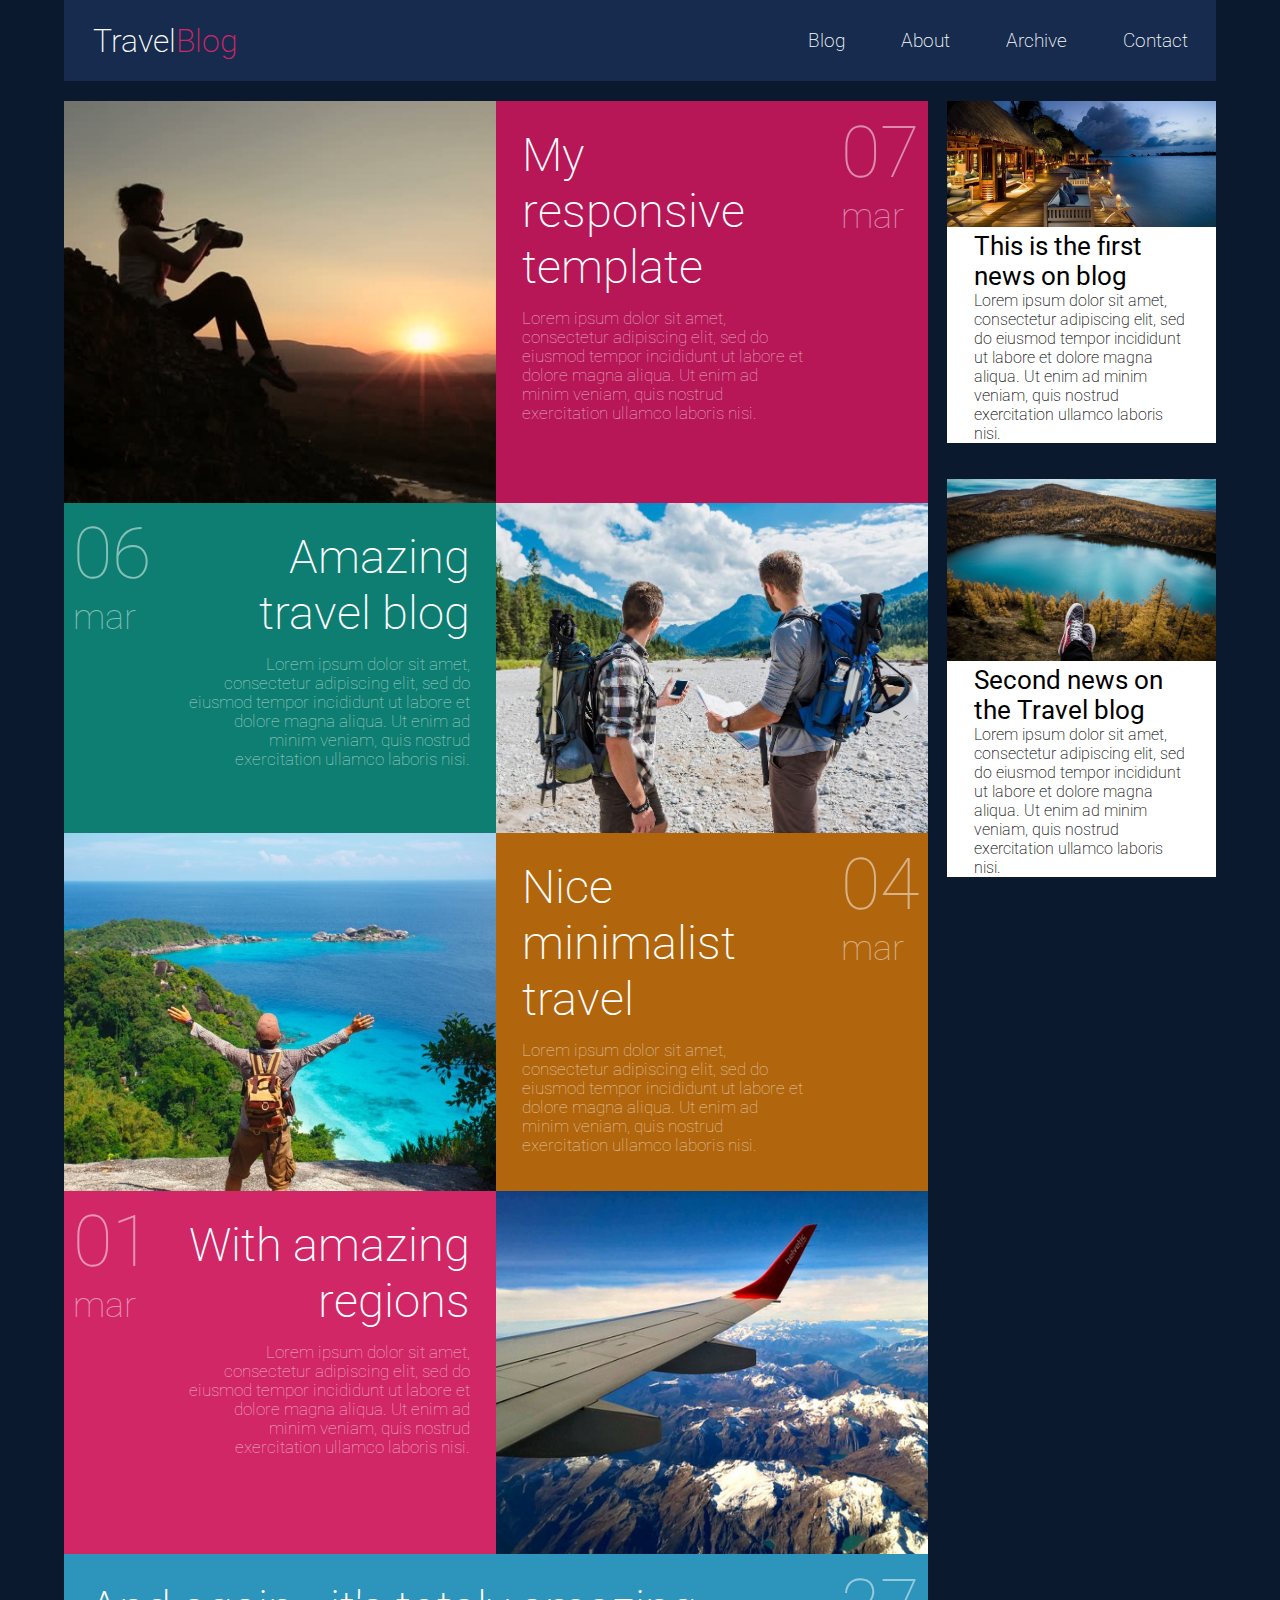
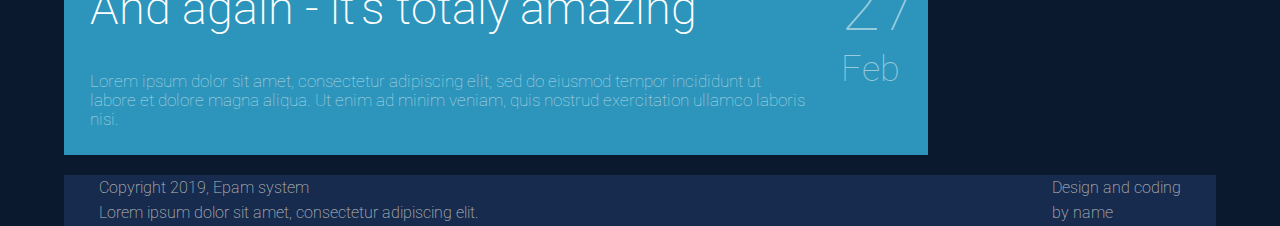
<file: FL11_HW5/homework/index.html>
<!DOCTYPE html>
<html lang="en">
<head>
  <meta charset="UTF-8">
  <meta name="viewport" content="width=device-width, initial-scale=1.0">
  <meta http-equiv="X-UA-Compatible" content="ie=edge">
  <link rel="stylesheet" href="css/styles.css">
  <link href='https://fonts.googleapis.com/css?family=Roboto:400,100,300,700&subset=latin,latin-ext' rel='stylesheet' type='text/css'>      
  <title>Responsive</title>
</head>
<body>
  <header class="header">
    <div class="logo_header">
      <a href="#"><h1>Travel<span>Blog</span></h1></a>
    </div>
    <nav class="header_nav">
      <div class="sandwich" tabindex="1">&#9776;</div>
      <ul class="header__navbar">
        <li class="navbar__item" tabindex="1"><a href="#">Blog</a></li>
        <li class="navbar__item" tabindex="2"><a href="#">About</a></li>
        <li class="navbar__item" tabindex="3"><a href="#">Archive</a></li>
        <li class="navbar__item" tabindex="4"><a href="#">Contact</a></li>
      </ul>
    </nav>
  </header>

  <main class="main">
    <div class="content_box ">
      <article class="content_article post-1">
        <img src="img/post1.jpg" alt="image-1 ">
        <div class="content_header">
          <div class="content_dis">
            <h2>My responsive template</h2>
            <p>Lorem ipsum dolor sit amet, consectetur adipiscing elit, 
              sed do eiusmod tempor incididunt ut labore et dolore magna aliqua. 
              Ut enim ad minim veniam, quis nostrud exercitation ullamco laboris nisi.
            </p>
          </div>
        </div>
        <div class="content_date">
          <p class="content_day">07</p>
          <p>mar</p>
        </div>
      </article>

      <article class="content_article post-2">
        <img src="img/post2.jpg" alt="image-2">
        <div class="content_header">
          <div class="content_dis">
            <h2>Amazing travel blog</h2>          
            <p>Lorem ipsum dolor sit amet, consectetur adipiscing elit, 
            sed do eiusmod tempor incididunt ut labore et dolore magna aliqua. 
            Ut enim ad minim veniam, quis nostrud exercitation ullamco laboris nisi.
            </p>
          </div>
        </div>
        <div class="content_date">
          <p class="content_day">06</p>
          <p>mar</p>
        </div>
      </article>


      <article class="content_article post-3">
        <img src="img/post3.jpg" alt="image-3">
        <div class="content_header">
          <div class="content_dis">
            <h2>Nice minimalist travel</h2>
            <p>Lorem ipsum dolor sit amet, consectetur adipiscing elit, 
            sed do eiusmod tempor incididunt ut labore et dolore magna aliqua. 
            Ut enim ad minim veniam, quis nostrud exercitation ullamco laboris nisi.
            </p>
          </div>
        </div>
        <div class="content_date">
          <p class="content_day">04</p>
          <p>mar</p>
        </div>
      </article>

      <article class="content_article post-4">
        <img src="img/post4.jpg" alt="image-4">
        <div class="content_header">
          <div class="content_dis">
            <h2>With amazing regions</h2>
            <p>Lorem ipsum dolor sit amet, consectetur adipiscing elit, 
             sed do eiusmod tempor incididunt ut labore et dolore magna aliqua. 
             Ut enim ad minim veniam, quis nostrud exercitation ullamco laboris nisi.
            </p>
          </div>
        </div>
        <div class="content_date">
          <p class="content_day">01</p>
          <p>mar</p>
        </div>
      </article>

      <article class="content_article post-5">
        <div class="content_header">
          <div class="content_dis">
            <h2> And again - it's totaly amazing</h2>
            <p>Lorem ipsum dolor sit amet, consectetur adipiscing elit, 
              sed do eiusmod tempor incididunt ut labore et dolore magna aliqua. 
              Ut enim ad minim veniam, quis nostrud exercitation ullamco laboris nisi.
            </p>
          </div>
        </div>
          <div class="content_date">
            <p class="content_day">27</p>
            <p>Feb</p>
          </div>
      </article>
    </div>

    <aside class="aside_content">
    <article class="aside_content_article">
      <img src="img/news1.jpg" alt="imagenew-1">
        <div class="aside_content_text">
          <h2>This is the first news on blog</h2>
          <p>Lorem ipsum dolor sit amet, consectetur adipiscing elit, 
              sed do eiusmod tempor incididunt ut labore et dolore magna aliqua. 
              Ut enim ad minim veniam, quis nostrud exercitation ullamco laboris nisi.
          </p>
          </div>
      </article>
      <article class="aside_content_article">
        <img src="img/news2.jpg" alt="imagenew-2"> 
        <div class="aside_content_text">
          <h2>Second news on the Travel blog</h2>
          <p>Lorem ipsum dolor sit amet, consectetur adipiscing elit, 
            sed do eiusmod tempor incididunt ut labore et dolore magna aliqua. 
            Ut enim ad minim veniam, quis nostrud exercitation ullamco laboris nisi.
          </p>
        </div>
      </article>
    </aside>
  </main>

  <footer class="footer" >
    <p>Copyright 2019, Epam system<br />
      Lorem ipsum dolor sit amet, consectetur adipiscing elit.</p>
    <p>Design and coding<br />
      by name</p>
  </footer>
</body>
</html>
</file>
<file: FL11_HW1/homework/style.css>
html,body,div,span,applet,object,iframe,h1,h2,h3,h4,h5,h6,p,blockquote,pre,a,abbr,acronym,address,big,cite,code,del,dfn,em,font,img,ins,kbd,q,s,samp,small,strike,strong,sub,sup,tt,var,b,u,i,center,dl,dt,dd,ol,ul,li,fieldset,form,label,legend,table,caption,tbody,tfoot,thead,tr,th,td{background:transparent;border:0;margin:0;padding:0;vertical-align:baseline}body{line-height:1}h1,h2,h3,h4,h5,h6{clear:both;font-weight:normal}ol,ul{list-style:none}blockquote{quotes:none}blockquote:before,blockquote:after{content:'';content:none}del{text-decoration:line-through}table{border-collapse:collapse;border-spacing:0}a img{border:0}#container{float:left;margin:0 -240px 0 0;width:100%}#primary,#secondary{float:right;overflow:hidden;width:220px}#secondary{clear:right}#footer{clear:both;width:100%}.one-column #content{margin:0 auto;width:640px}.single-attachment #content{margin:0 auto;width:900px}body,input,textarea,.page-title span,.pingback a.url{font-family:Georgia,"Bitstream Charter",serif}h3#comments-title,h3#reply-title,#access .menu,#access div.menu ul,#cancel-comment-reply-link,.form-allowed-tags,#site-info,#site-title,#wp-calendar,.comment-meta,.comment-body tr th,.comment-body thead th,.entry-content label,.entry-content tr th,.entry-content thead th,.entry-meta,.entry-title,.entry-utility,#respond label,.navigation,.page-title,.pingback p,.reply,.widget-title,.wp-caption-text{font-family:"Helvetica Neue",Arial,Helvetica,"Nimbus Sans L",sans-serif}input[type="submit"]{font-family:"Helvetica Neue",Arial,Helvetica,"Nimbus Sans L",sans-serif}pre{font-family:"Courier 10 Pitch",Courier,monospace}code{font-family:Monaco,Consolas,"Andale Mono","DejaVu Sans Mono",monospace}#access .menu-header,div.menu,#colophon,#branding,#main,#wrapper{margin:0 auto;width:940px}#wrapper{background:#fff;margin-top:20px;padding:0 20px}#footer-widget-area{overflow:hidden}#footer-widget-area .widget-area{float:left;margin-right:20px;width:220px}#footer-widget-area #fourth{margin-right:0}#site-info{float:left;font-size:14px;font-weight:bold;width:700px}#site-generator{float:right;width:220px}body{background:#f1f1f1}body,input,textarea{color:#666;font-size:12px;line-height:18px}hr{background-color:#e7e7e7;border:0;clear:both;height:1px;margin-bottom:18px}p{margin-bottom:18px}ul{list-style:square;margin:0 0 18px 1.5em}ol{list-style:decimal;margin:0 0 18px 1.5em}ol ol{list-style:upper-alpha}ol ol ol{list-style:lower-roman}ol ol ol ol{list-style:lower-alpha}ul ul,ol ol,ul ol,ol ul{margin-bottom:0}dl{margin:0 0 24px 0}dt{font-weight:bold}dd{margin-bottom:18px}strong{font-weight:bold}cite,em,i{font-style:italic}big{font-size:131.25%}ins{background:#ffc;text-decoration:none}blockquote{font-style:italic;padding:0 3em}blockquote cite,blockquote em,blockquote i{font-style:normal}pre{background:#f7f7f7;color:#222;line-height:18px;margin-bottom:18px;overflow:auto;padding:1.5em}abbr,acronym{cursor:help}sup,sub{height:0;line-height:1;position:relative;vertical-align:baseline}sup{bottom:1ex}sub{top:.5ex}small{font-size:smaller}input{margin-bottom:10px}input[type="text"],input[type="password"],input[type="email"],input[type="url"],input[type="number"],textarea{background:#f9f9f9;border:1px solid #ccc;box-shadow:inset 1px 1px 1px rgba(0,0,0,0.1);-moz-box-shadow:inset 1px 1px 1px rgba(0,0,0,0.1);-webkit-box-shadow:inset 1px 1px 1px rgba(0,0,0,0.1);padding:2px}a:link{color:#06c}a:visited{color:#743399}a:active,a:hover{color:#ff4b33}.screen-reader-text{clip:rect(1px,1px,1px,1px);overflow:hidden;position:absolute !important;height:1px;width:1px}#header{padding:30px 0 0 0}#site-title{float:left;font-size:30px;line-height:36px;margin:0 0 18px 0;width:700px}#site-title a{color:#000;font-weight:bold;text-decoration:none}#site-description{color:#000;clear:right;float:right;font-style:italic;margin:15px 0 18px 0;opacity:.65;width:220px}#branding img{border-top:4px solid #000;border-bottom:1px solid #000;display:block;float:left}#access{background:#000;display:block;float:left;margin:0 auto;width:940px}#access .menu-header,div.menu{font-size:13px;margin-left:12px;width:928px}#access .menu-header ul,div.menu ul{list-style:none;margin:0}#access .menu-header li,div.menu li{float:left;position:relative}#access a{color:#aaa;display:block;line-height:38px;padding:0 10px;text-decoration:none}#access ul ul{box-shadow:0 3px 3px rgba(0,0,0,0.2);-moz-box-shadow:0 3px 3px rgba(0,0,0,0.2);-webkit-box-shadow:0 3px 3px rgba(0,0,0,0.2);display:none;position:absolute;top:38px;left:0;float:left;width:180px;z-index:99999}#access ul ul li{min-width:180px}#access ul ul ul{left:100%;top:0}#access ul ul a{background:#333;line-height:1em;padding:10px;width:160px;height:auto}#access li:hover>a,#access ul ul:hover>a{background:#333;color:#fff}#access ul li:hover>ul{display:block}#access ul li.current_page_item>a,#access ul li.current_page_ancestor>a,#access ul li.current-menu-ancestor>a,#access ul li.current-menu-item>a,#access ul li.current-menu-parent>a{color:#fff}* html #access ul li.current_page_item a,* html #access ul li.current_page_ancestor a,* html #access ul li.current-menu-ancestor a,* html #access ul li.current-menu-item a,* html #access ul li.current-menu-parent a,* html #access ul li a:hover{color:#fff}#main{clear:both;overflow:hidden;padding:40px 0 0 0}#content{margin-bottom:36px}#content,#content input,#content textarea{color:#333;font-size:16px;line-height:24px}#content p,#content ul,#content ol,#content dd,#content pre,#content hr{margin-bottom:24px}#content ul ul,#content ol ol,#content ul ol,#content ol ul{margin-bottom:0}#content pre,#content kbd,#content tt,#content var{font-size:15px;line-height:21px}#content code{font-size:13px}#content dt,#content th{color:#000}#content h1,#content h2,#content h3,#content h4,#content h5,#content h6{color:#000;line-height:1.5em;margin:0 0 20px 0}#content table{border:1px solid #e7e7e7;margin:0 -1px 24px 0;text-align:left;width:100%}#content tr th,#content thead th{color:#777;font-size:12px;font-weight:bold;line-height:18px;padding:9px 24px;border-right:1px solid #e7e7e7}#content tr td{border-top:1px solid #e7e7e7;padding:6px 24px;border-right:1px solid #e7e7e7}#content tr.odd td{background:#f2f7fc}.hentry{margin:0 0 48px 0}.home .sticky{background:#f2f7fc;border-top:4px solid #000;margin-left:-20px;margin-right:-20px;padding:18px 20px}.single .hentry{margin:0 0 36px 0}.page-title{color:#000;font-size:14px;font-weight:bold;margin:0 0 36px 0}.page-title span{color:#333;font-size:16px;font-style:italic;font-weight:normal}.page-title a:link,.page-title a:visited{color:#777;text-decoration:none}.page-title a:active,.page-title a:hover{color:#ff4b33}#content .entry-title{color:#000;font-size:21px;font-weight:bold;line-height:1.3em;margin-bottom:0}.entry-title a:link,.entry-title a:visited{color:#000;text-decoration:none}.entry-title a:active,.entry-title a:hover{color:#ff4b33}.entry-meta{color:#777;font-size:12px}.entry-meta abbr,.entry-utility abbr{border:0}.entry-meta abbr:hover,.entry-utility abbr:hover{border-bottom:1px dotted #666}.single-author .by-author{position:absolute !important;clip:rect(1px 1px 1px 1px);clip:rect(1px,1px,1px,1px)}.entry-content,.entry-summary{clear:both;padding:12px 0 0 0}.entry-content .more-link{white-space:nowrap}#content .entry-summary p:last-child{margin-bottom:12px}.entry-content fieldset{border:1px solid #e7e7e7;margin:0 0 24px 0;padding:24px}.entry-content fieldset legend{background:#fff;color:#000;font-weight:bold;padding:0 24px}.entry-content input{margin:0 0 24px 0}.entry-content input.file,.entry-content input.button{margin-right:24px}.entry-content label{color:#777;font-size:12px}.entry-content select{margin:0 0 24px 0}.entry-content sup,.entry-content sub{font-size:10px}.entry-content blockquote.left{float:left;margin-left:0;margin-right:24px;text-align:right;width:33%}.entry-content blockquote.right{float:right;margin-left:24px;margin-right:0;text-align:left;width:33%}.page-link{clear:both;color:#000;font-weight:bold;line-height:48px;word-spacing:.5em}.page-link a:link,.page-link a:visited{background:#f1f1f1;color:#333;font-weight:normal;padding:.5em .75em;text-decoration:none}.home .sticky .page-link a{background:#d9e8f7}.page-link a:active,.page-link a:hover{color:#ff4b33}body.page .edit-link{clear:both;display:block}#entry-author-info{background:#f2f7fc;border-top:4px solid #000;clear:both;font-size:14px;line-height:20px;margin:24px 0;overflow:hidden;padding:18px 20px}#entry-author-info #author-avatar{background:#fff;border:1px solid #e7e7e7;float:left;height:60px;margin:0 -104px 0 0;padding:11px}#entry-author-info #author-description{float:left;margin:0 0 0 104px}#entry-author-info h2{color:#000;font-size:100%;font-weight:bold;margin-bottom:0}.entry-utility{clear:both;color:#777;font-size:12px;line-height:18px}.entry-meta a,.entry-utility a{color:#777}.entry-meta a:hover,.entry-utility a:hover{color:#ff4b33}#content .video-player{padding:0}.format-standard .wp-video,.format-standard .wp-audio-shortcode,.format-audio .wp-audio-shortcode,.format-standard .video-player{margin-bottom:24px}.home #content .format-aside p,.home #content .category-asides p{font-size:14px;line-height:20px;margin-bottom:10px;margin-top:0}.format-gallery .size-thumbnail img,.category-gallery .size-thumbnail img{border:10px solid #f1f1f1;margin-bottom:0}.format-gallery .gallery-thumb,.category-gallery .gallery-thumb{float:left;margin-right:20px;margin-top:-4px}.home #content .format-gallery .entry-utility,.home #content .category-gallery .entry-utility{padding-top:4px}.attachment .entry-content .entry-caption{font-size:140%;margin-top:24px}.attachment .entry-content .nav-previous a:before{content:'\2190\00a0'}.attachment .entry-content .nav-next a:after{content:'\00a0\2192'}#content img.size-auto,#content img.size-full,#content img.size-large,#content img.size-medium,#content .entry-attachment img,#content .widget-container img{max-width:100%;height:auto}#ie8 #content img.size-auto,#ie8 #content img.size-full,#ie8 #content img.size-large,#ie8 #content img.size-medium,#ie8 #content .entry-attachment img{width:auto}.alignleft,img.alignleft{display:inline;float:left;margin-right:24px;margin-top:4px}.alignright,img.alignright{display:inline;float:right;margin-left:24px;margin-top:4px}.aligncenter,img.aligncenter{clear:both;display:block;margin-left:auto;margin-right:auto}img.alignleft,img.alignright,img.aligncenter{margin-bottom:12px}.wp-caption{background:#f1f1f1;line-height:18px;margin-bottom:20px;max-width:100%;padding:4px;text-align:center}.wp-caption img{margin:5px 5px 0;max-width:622px}.wp-caption p.wp-caption-text{color:#777;font-size:12px;margin:5px}.wp-smiley{margin:0}.gallery{margin:0 auto 18px}.gallery .gallery-item{float:left;margin-top:0;text-align:center}.gallery-columns-1 .gallery-item{width:100%}.gallery-columns-2 .gallery-item{width:50%}.gallery-columns-3 .gallery-item{width:33%}.gallery-columns-4 .gallery-item{width:25%}.gallery-columns-5 .gallery-item{width:20%}.gallery-columns-6 .gallery-item{width:16%}.gallery-columns-7 .gallery-item{width:14%}.gallery-columns-8 .gallery-item{width:12%}.gallery-columns-9 .gallery-item{width:11%}.gallery-columns-1 img{max-width:620px}.gallery-columns-2 img{max-width:288px}.gallery-columns-3 img{max-width:177px}.gallery-columns-4 img{max-width:122px}.gallery-columns-5 img{max-width:88px}.gallery-columns-6 img{max-width:66px}.gallery-columns-7 img{max-width:50px}.gallery-columns-8 img{max-width:39px}.gallery-columns-9 img{max-width:29px}.gallery-item img{height:auto}.gallery-columns-2 .attachment-medium{max-width:92%;height:auto}.gallery-columns-4 .attachment-thumbnail{max-width:84%;height:auto}.gallery .gallery-caption{color:#777;font-size:12px;margin:0 0 12px}.gallery dl{margin:0}.gallery img{border:10px solid #f1f1f1}.gallery br+br{display:none}#content .entry-attachment img{display:block;margin:0 auto}.navigation{color:#777;font-size:12px;line-height:18px;overflow:hidden}.navigation a:link,.navigation a:visited{color:#777;text-decoration:none}.navigation a:active,.navigation a:hover{color:#ff4b33}.nav-previous{float:left;width:50%}.nav-next{float:right;text-align:right;width:50%}#nav-above{margin:0 0 18px 0}#nav-above{display:none}.paged #nav-above,.single #nav-above{display:block}#nav-below{margin:-18px 0 0 0}#comments{clear:both}#comments .navigation{padding:0 0 18px 0}h3#comments-title,h3#reply-title{color:#000;font-size:20px;font-weight:bold;margin-bottom:0}h3#comments-title{padding:24px 0}.commentlist{list-style:none;margin:0}.commentlist li.comment{border-bottom:1px solid #e7e7e7;line-height:24px;margin:0 0 24px 0;padding:0 0 0 56px;position:relative}.commentlist li:last-child{border-bottom:0;margin-bottom:0}#comments .comment-body ul,#comments .comment-body ol{margin-bottom:18px}#comments .comment-body p:last-child{margin-bottom:6px}#comments .comment-body blockquote p:last-child{margin-bottom:24px}.commentlist ol{list-style:decimal}.commentlist .avatar{position:absolute;top:4px;left:0}.comment-author cite{color:#000;font-style:normal;font-weight:bold}.comment-author .says{font-style:italic}.comment-meta{font-size:12px;margin:0 0 18px 0}.comment-meta a:link,.comment-meta a:visited{color:#777;text-decoration:none}.comment-meta a:active,.comment-meta a:hover{color:#ff4b33}.commentlist .bypostauthor>div{background:#f2f7fc;border-top:4px solid #000;margin-bottom:10px;padding:10px 0 0 20px}.reply{font-size:12px;padding:0 0 24px 0}.reply a,a.comment-edit-link{color:#777}.reply a:hover,a.comment-edit-link:hover{color:#ff4b33}.commentlist .children{list-style:none;margin:0}.commentlist .children li{border:0;margin:0}.nopassword,.nocomments{display:none}#comments .pingback{border-bottom:1px solid #e7e7e7;margin-bottom:18px;padding-bottom:18px}.commentlist li.comment+li.pingback{margin-top:-6px}#comments .pingback p{color:#777;display:block;font-size:12px;line-height:18px;margin:0}#comments .pingback .url{font-size:13px;font-style:italic}input[type="submit"]{color:#333}form{text-align:right}input{width:200px}#respond{border-top:1px solid #e7e7e7;margin:24px 0;overflow:hidden;position:relative}#respond p{margin:0}#respond .comment-notes{margin-bottom:1em}.form-allowed-tags{line-height:1em}.children #respond{margin:0 48px 0 0}h3#reply-title{margin:18px 0}#comments-list #respond{margin:0 0 18px 0}#comments-list ul #respond{margin:0}#cancel-comment-reply-link{font-size:12px;font-weight:normal;line-height:18px}#respond .required{color:#ff4b33;font-weight:bold}#respond label{color:#777;font-size:12px}#respond input{margin:0 0 9px;width:98%}#respond textarea{width:98%}#respond .form-allowed-tags{color:#777;font-size:12px;line-height:18px}#respond .form-allowed-tags code{font-size:11px}#respond .form-submit{margin:12px 0}#respond .form-submit input{font-size:14px;width:auto}.widget-area ul{list-style:none;margin-left:0}.widget-area ul ul{list-style:square;margin-left:1.3em}.widget-area select{max-width:100%}.widget_search #s{width:60%}.widget_search label{display:none}.widget-container{word-wrap:break-word;-webkit-hyphens:auto;-moz-hyphens:auto;hyphens:auto;margin:0 0 18px 0}.widget-container .wp-caption img{margin:auto}.widget-container.widget_image .wp-caption{width:auto}.widget-container.widget_image .wp-caption img{margin-left:-8px}.widget-title{color:#222;font-size:14px;font-weight:bold}.widget-area a:link,.widget-area a:visited{text-decoration:none}.widget-area a:active,.widget-area a:hover{text-decoration:underline}.widget-area .entry-meta{font-size:11px}#wp_tag_cloud div{line-height:1.6em}#wp-calendar{width:100%}#wp-calendar caption{color:#222;font-size:14px;font-weight:bold;padding-bottom:4px;text-align:left}#wp-calendar thead{font-size:11px}#wp-calendar tbody{color:#aaa}#wp-calendar tbody td{background:#f5f5f5;border:1px solid #fff;padding:3px 0 2px;text-align:center}#wp-calendar tbody .pad{background:0}#wp-calendar tfoot #next{text-align:right}.widget_rss a.rsswidget{color:#000}.widget_rss a.rsswidget:hover{color:#ff4b33}.widget_rss .widget-title img{width:11px;height:11px}#main .widget-area ul{margin-left:0;padding:0 20px 0 0}#main .widget-area ul ul{border:0;margin-left:1.3em;padding:0}#main .widget-container.music-player ul{margin:0}#footer{margin-bottom:20px}#colophon{border-top:4px solid #000;margin-top:-4px;overflow:hidden;padding:18px 0}#site-info{font-weight:bold}#site-info a{color:#000;text-decoration:none}#site-generator{font-style:italic;position:relative}#site-generator a{background:url(images/wordpress.png) center left no-repeat;color:#666;display:inline-block;line-height:16px;padding-left:20px;text-decoration:none}#site-generator a:hover{text-decoration:underline}img#wpstats{display:block;margin:0 auto 10px}pre{-webkit-text-size-adjust:140%}code{-webkit-text-size-adjust:160%}#access,.entry-meta,.entry-utility,.navigation,.widget-area{-webkit-text-size-adjust:120%}#site-description{-webkit-text-size-adjust:none}@media print{body{background:none !important}#wrapper{clear:both !important;display:block !important;float:none !important;position:relative !important}#header{border-bottom:2pt solid #000;padding-bottom:18pt}#colophon{border-top:2pt solid #000}#site-title,#site-description{float:none;line-height:1.4em;margin:0;padding:0}#site-title{font-size:13pt}.entry-content{font-size:14pt;line-height:1.6em}.entry-title{font-size:21pt}#access,#branding img,#respond,.comment-edit-link,.edit-link,.navigation,.page-link,.widget-area{display:none !important}#container,#header,#footer{margin:0;width:100%}#content,.one-column #content{margin:24pt 0 0;width:100%}.wp-caption p{font-size:11pt}#site-info,#site-generator{float:none;width:auto}#colophon{width:auto}img#wpstats{display:none}#site-generator a{margin:0;padding:0}#entry-author-info{border:1px solid #e7e7e7}#main{display:inline}.home .sticky{border:0}}img{width:140px;vertical-align:middle;display:block;margin:0 auto;margin-left:calc(50% - 50px);margin-bottom:20px}nav>a{padding:10px;color:#0279c1}nav>a b:hover{color:#00527a}nav>a:visited{color:#0279c1}article{padding-left:10px}footer{margin-top:20px;padding:40px 20px;text-align:center;background:#3333}
</file>
<file: FL11_HW11/homework/assets/material-icons/material-icons.css>
@font-face {
  font-family: 'Material Icons';
  font-style: normal;
  font-weight: 400;
  src: url(MaterialIcons-Regular.eot); /* For IE6-8 */
  src: local('Material Icons'),
       local('MaterialIcons-Regular'),
       url(MaterialIcons-Regular.woff2) format('woff2'),
       url(MaterialIcons-Regular.woff) format('woff'),
       url(MaterialIcons-Regular.ttf) format('truetype');
}

.material-icons {
  font-family: 'Material Icons';
  font-weight: normal;
  font-style: normal;
  font-size: 24px;  /* Preferred icon size */
  display: inline-block;
  line-height: 1;
  text-transform: none;
  letter-spacing: normal;
  word-wrap: normal;
  white-space: nowrap;
  direction: ltr;

  /* Support for all WebKit browsers. */
  -webkit-font-smoothing: antialiased;
  /* Support for Safari and Chrome. */
  text-rendering: optimizeLegibility;

  /* Support for Firefox. */
  -moz-osx-font-smoothing: grayscale;

  /* Support for IE. */
  font-feature-settings: 'liga';
}
</file>
<file: FL11_HW11/homework/assets/styles.css>
*{
    margin: 0;
    padding: 0;
    box-sizing: border-box;
    vertical-align: middle;
}

.mainHeader {
    margin: 20px;
    text-align: center;
    color: darkturquoise;
    
}

.warningHeader{
    text-align: center;
    color: red;

}
.inputField{
    width: 91%;
    height: 60px;
    border: 2px solid rgb(179, 179, 179);
    border-radius: 5px;
    font-size: 20px;
    margin: 20px;
    padding: 20px;

}

.icons_size{
    font-size: 40px;
}

.addBtn {
    background: none;
    border: none;
}

.addBtn:hover{
    cursor: pointer;
    }
.doneButton {
    margin: 5px;
    color: darkturquoise; 
    background: none;
    border: none;

}
.doneButton:hover{
    cursor: pointer;
    }
    
.hidden {
    display: none;
}


.editButton {
    margin: 5px;
    color: darkturquoise; 
    background: none;
    border: none;
  
}

.editButton:hover{
    cursor: pointer;
    }
    

.deleteButton {
    margin: 5px;
    color: darkturquoise; 
    float: right;
    background: none;
    border: none;

}
.saveButton{
    margin: 5px;
    color: darkturquoise; 
    background: none;
    border: none;

}

.deleteButton:hover{
cursor: pointer;
}


.itemList{
    color: darkturquoise; 
    list-style: none;
}
.editInput{
    width: 50%;
    height: 30px;
    border: 2px solid rgb(179, 179, 179);
    border-radius: 5px;
    font-size: 20px;
}

#list{
   
    position: absolute;
    width: 100%;
}

.liSpan{
    font-size: 25px;
    font-family: Cambria, Cochin, Georgia, Times, 'Times New Roman', serif;
}

.icons_sizeform {
    font-size: 70px;
}

.form {
    display: flex;
}
.over{
    border: 2px dashed #000;
}
</file>
<file: FL11_HW2/homework/css/general.css>
/* 

please don't edit this styles

*/

h2.tm-section-title {
    color: lightskyblue;
}

a:focus {
    color: #666;
    outline: 0
}

ul {
    padding: 0;
    margin: 0
}

body {
    background-color: #f5f5f5;
    color: #000;
    font-family: 'Open Sans', Helvetica, Arial, sans-serif;
    font-size: 16px;
    font-weight: 300;
    padding-top: 30px;
    overflow-x: hidden
}

section:before {
    position: absolute;
    z-index: 1
}

.box,
.tm-content-box,
.tm-main-nav {
    background-color: #fff
}

.tm-sidebar {
    z-index: 10;
    position: fixed;
    left: 0;
    right: 0;
    top: 0;
    width: 100%;
}

.tm-sidebar ul{
    margin: 0px;
    display: flex;
}

.tm-main-nav {
    font-size: 1.5em;
    text-align: center
}

.tm-nav-item {
    list-style: none;
    width: 100%;
}

.tm-nav-item-link {
    border: 1px solid transparent;
    color: #666;
    display: block;
    padding: 10px;
    width: 100%;
    -webkit-transition: all .3s ease;
    transition: all .3s ease
}

.carousel-indicators li,
.tm-banner-inner {
    border: 1px solid lightgrey
}


.tm-nav-item-link.active,
.tm-nav-item-link:hover {
    color: #666;
    text-decoration: none;
}

.tm-nav-item-link:focus {
    text-decoration: none
}

.tm-banner-text,
.tm-banner-title,
.tm-section-title {
    color: #666;
    font-weight: 300;
    margin: 0
}

.tm-section-title {
    margin-bottom: 20px
}

.tm-section-title-box {
    margin-bottom: 0
}

.tm-banner-title {
    font-size: 3.3em;
    letter-spacing: 2px;
    text-transform: uppercase
}

.tm-main-content {
    padding-top: 70px;
}

.tm-content-box {
    overflow: hidden;
    margin-bottom: 30px
}

.padding-medium {
    padding: 40px
}

.tm-banner {
    padding: 30px
}

.tm-banner-inner {
    padding: 30px 0;
    height: 100%;
    text-align: center;
    display: flex;
    -webkit-box-orient: vertical;
    -webkit-box-direction: normal;
    -webkit-flex-direction: column;
    -ms-flex-direction: column;
    flex-direction: column;
    -webkit-box-align: center;
    -webkit-align-items: center;
    -ms-flex-align: center;
    align-items: center;
    -webkit-box-pack: center;
    -webkit-justify-content: center;
    -ms-flex-pack: center;
    justify-content: center
}

.tm-banner-inner img{
    width: 120px;
}

.tm-banner-text {
    font-size: 1.4em
}

.boxes,
.tm-box-bg-title {
    display: -webkit-box;
    display: -webkit-flex;
    display: -ms-flexbox
}

/*.flex-item {*/
    /*-webkit-box-flex: 0 1 auto;*/
    /*-webkit-flex: 0 1 auto;*/
    /*-ms-flex: 0 1 auto;*/
    /*flex: 0 1 auto*/
/*}*/

.section-description {
    line-height: 1.8;
    margin-bottom: 25px
}

.section-description:last-child {
    margin-bottom: 0
}

.tm-team-description-container {
    max-width: 500px
}

.tm-team-info {
    display: flex
}

.box {
    list-style: none;
    width: 33.3333%;
    height: auto;
}

.box-bg {
    position: relative
}

.box-img {
    width: 100%;
}

.tm-box-bg-title {
    position: absolute;
    top: 0;
    right: 0;
    bottom: 0;
    left: 0;
    display: flex;
    -webkit-box-align: center;
    -webkit-align-items: center;
    -ms-flex-align: center;
    align-items: center;
    -webkit-box-pack: center;
    -webkit-justify-content: center;
    -ms-flex-pack: center;
    justify-content: center
}

.boxes {
    display: flex;
    -webkit-flex-wrap: wrap;
    -ms-flex-wrap: wrap;
    flex-wrap: wrap
}

.gallery-container a {
    cursor: -webkit-zoom-in;
    cursor: zoom-in
}

.carousel {
    position: relative;
    height: auto;
    padding: 50px 50px 80px;
    text-align: center
}

.carousel-indicators {
    bottom: 30px
}

.carousel-content {
    color: #000;
    display: -webkit-box;
    display: -webkit-flex;
    display: -ms-flexbox;
    display: flex;
    -webkit-box-align: center;
    -webkit-align-items: center;
    -ms-flex-align: center;
    align-items: center
}

.carousel-indicators .active {
    background-color: lightgrey
}

.contact-form {
    overflow: hidden
}

.form-control {
    border-radius: 0;
    font-size: 1em
}

.form-control:focus {
    border-color: lightgrey;
    box-shadow: inset 0 1px 1px rgba(0, 0, 0, .075), 0 0 8px rgba(153, 153, 153, .45)
}

.form-group {
    margin-bottom: 20px
}

.form-group-2-col-left {
    padding-left: 0;
    padding-right: 5px
}

.form-group-2-col-right {
    padding-right: 0;
    padding-left: 5px
}

.mandatory-field:after {
    position: absolute;
    top: 0;
    right: 7px
}

.carousel-inner>.carousel-item>a>img, .carousel-inner>.carousel-item>img, .img-contact-us {
    width: 100%;
}

.tm-footer {
    color: #666;
    padding-bottom: 15px
}
</file>
<file: FL11_HW2/homework/css/style.css>
@media print{

    .tm-sidebar,
    .flex-item.tm-team-img,
    #about,.box .box-work,
    .boxes.gallery-container,
    .img-fluid.img-contact-us,
    .carousel-indicators,
    .carousel-item,
    #contact {
        display:none;
    }
    .padding-medium,
    .tm-main-content,
    .container,
    .tm-content-box
     {
        padding: 0;
        margin: 0;
        width: 100%;
        max-width: 100%
     }
    .tm-main-content{
        padding-top: 0
    }
        
    .tm-content-box{
        margin-bottom: 0;
    }

    .tm-content-header{
        width: 100%;
        padding: 0;
        margin: 0;
    }


    .tm-team-description-container{
        font-size: 15px;
        max-width:100%;
        margin: 0;
        padding: 0 15px;
        text-align: center;
    }

    .tm-team-description-container .tm-section-title{
        text-transform: uppercase;
        font-size: 24px;  
        margin-bottom: 15px;
        padding: 0; 
    }

    .tm-main-content .tm-content-box {
        margin-bottom: 0;
    }

    .heading .padding-medium {
        padding: 0;
    }

    .heading h2 {
        font-weight: 300;
        text-transform: uppercase;
        font-size: 24px;
        text-align: center;
        color: lightskyblue;
    }

    .heading ol {
        list-style: none;
        margin: 0 200px;
        margin-bottom: 15px;
    }

    .heading ol li:nth-child(2n+2) {
        text-align: right;      
    }

    .heading ol a {
        color: #000;     
    }

    .heading ol li:first-letter {
        color: lightskyblue;
        font-size: 24px;
    }

    .blocks .tm-section-description {
        font-size: 15px;

    }

    .blocks .tm-content-box {
        margin-bottom: 0
    }

    .carousel-inner .tm-section-title {
        font-weight: 300;
        text-transform: uppercase;
        font-size: 24px;
        text-align: center;
        color: lightskyblue;
        margin-bottom: 15px;
        padding: 0;
    }

    .carousel-inner .tm-section-description {
        font-size: 15px;
    }

    .tm-footer {
        padding: 0;
        margin: 0;
    }
}

@media screen{

    .tm-content-box .box-bg:hover  {
        background: lightskyblue;
    }
     
    .tm-content-box .box-bg:hover h2  {
        color: #fff;
        font-weight: bold;
        }   

    .tm-main-nav {
        box-shadow: 0px 3px 12px 0px rgba(61, 55, 61, 0.7);
    }

    .tm-content-box{
        position: relative;
        box-shadow: 0px 3px 12px 0px rgba(61, 55, 61, 0.7);
    }

    .tm-banner {
        background-color: lightskyblue;
    }

    .tm-banner-inner{
        background-color: #fff;
    }

    .tm-banner-text {
        text-shadow: 0px 7px 2px lightskyblue;
        letter-spacing: 4px;
        word-spacing: 5px;        
    }

    .tm-content-box::before {
        content: "";
        border-left: 0px solid lightskyblue;
        border-right: 35px solid transparent;
        border-bottom: 0px solid lightskyblue;
        border-top: 35px solid lightskyblue;
        width: 30px;
        height: 30px;
        position: absolute;
        left: 0;
        top: 0;
    }

    .heading h2{
        font-weight: 300;
        font-size: 24px;
        text-align: center;
        color: lightskyblue;

    }

    .heading ol{
        list-style: lower-roman;
        color: #000;
    }

    .heading ol li a:visited{
        color: #ffb347;
    }

    .heading ol li:hover a{
        border-left: 3px solid #ffb347;
        color: #ffb347;
        font-weight: bold;
        text-decoration: none
    }

    .heading .text::after {
        content:"New";
        color:red;
        font-weight: bold;
        position: absolute;
        font-size: 10px;  
    }

    .blocks .box h2 {
        font-size: 29px;
        margin-left: 2px;
    }

    .blocks li {
        padding: 4px;
    }

    .blocks .box p {
        font-style: italic;
        font-size: 15px;
        margin: 4px;
    }

    .blocks .box p:first-letter {
        font-size: 20px;
    }

    .blocks li:nth-child(2n+2) {
        background-color: rgb(219, 219, 219);
    }

    .tm-content-box .form-control {
        border: none;
        color: grey;
        border-bottom:  2px solid lightskyblue;
    }

    .tm-content-box .form-control:focus {
        border: 2px solid lightskyblue;
        color:white;
        background-color: rgb(136, 209, 255);
        border-radius: 5px;
    }
  
    input[type='email'] {
    background: url("../img/email-icon.png") no-repeat right;
    background-size: 28px;
    }

    #contact_message {
        border:  2px solid lightblue;
        border-radius: 5px;
    }

    .tm-content-box .btn{
        border-radius: 0;
        float: right;
        margin-top: 5px;
        color: lightskyblue;
        width: 120px;
        height: 50px;
        background-color: white;
        border: 2px solid lightskyblue;
    }

    .tm-content-box .btn:hover {
        background-color: lightskyblue;
        color: grey;
    }    
    
    .tm-sidebar ul li:hover  {
        background-color: rgb(206, 206, 206);
    }        

    .tm-content-box .tm-section-description:first-of-type {
        font-style: italic;   
    }

    .tm-main-content .tm-content-box.flex-2-col{
        align-items: center;
        justify-content: center;
        display: flex;
    }

    .tm-main-content .flex-item.tm-team-img{
        width: 70%;
    } 

    .tm-banner-text {
        animation-name: banner_rotation;
        animation-duration: 5s;
        animation-delay: 2s;
        animation-iteration-count: infinite;
        text-shadow: 0px 7px 2px lightskyblue;
        letter-spacing: 4px;
        word-spacing: 5px;
    }

    @keyframes banner_rotation {
        0% {transform: rotate(0deg);}
        100% {transform: rotateY(360deg);}
    }
}
</file>
<file: FL11_HW3/homework/css/style1.css>
body {
  align-items: center;
  justify-content: center;
  background-color: white; }

.header-wrap {
  background: url(../img/m-h-day.jpg) no-repeat 0;
  background-size: cover;
  min-height: 100vh;
  border-radius: 0 0 35% 0;
  padding-left: 120px;
  padding-top: 20px;
  top: 0; }

.header_heading {
  position: relative;
  margin-top: 40px;
  margin-bottom: 20px;
  color: #2e303d;
  font-size: 50px;
  width: 347px;
  font-family: "Hind", sans-serif;
  font-weight: bolder;
  line-height: 1.2;
  z-index: 10; }
  .header_heading::before {
    content: "";
    display: block;
    background-color: #17a2c8;
    position: absolute;
    z-index: -1;
    width: 210px;
    bottom: 16px;
    width: 216px;
    height: 17px; }

.landing-logo {
  display: flex; }
  .landing-logo img {
    margin-right: 29px; }
  .landing-logo p {
    display: flex;
    flex-direction: column;
    margin: 0px;
    justify-content: center;
    align-items: center;
    color: #2e303d;
    line-height: 1;
    font-family: "Hind", sans-serif;
    font-weight: 600;
    font-size: 22px; }
    .landing-logo p span {
      font-weight: 500;
      font-size: 12px; }

.header_text {
  white-space: pre-line;
  width: 650px;
  font-family: "Hind", sans-serif;
  font-size: 16px;
  color: #2e303d; }

.header_button, .section_banner_button {
  background-color: #699900;
  border: none;
  height: 45px;
  width: 125px;
  color: white;
  border-radius: 4px;
  margin-top: 30px;
  font-size: 18px;
  font-weight: bold; }
  .header_button:hover, .section_banner_button:hover {
    cursor: pointer; }

.section_text {
  color: #2e303d;
  font-size: 28px;
  font-family: "Source Sans Pro", sans-serif;
  font-weight: bold;
  text-align: center;
  position: relative;
  z-index: 1; }
  .section_text:before {
    content: "";
    display: block;
    background-color: #17a2c8;
    position: absolute;
    width: 130px;
    height: 10px;
    bottom: 7px;
    right: 532px;
    z-index: -1; }

.section {
  position: relative;
  align-items: center;
  justify-content: center; }

.section_card_wrap {
  display: flex;
  flex-direction: row;
  border: none;
  margin: 0px 100px 0px 100px;
  border-radius: 5px;
  justify-content: center; }

.section_card_text {
  color: rgba(255, 255, 255, 0.692);
  width: 350px;
  font-size: 14px;
  font-weight: 100; }

.section_card {
  display: flex;
  flex-flow: column nowrap;
  align-items: center;
  justify-content: center;
  width: 100%;
  height: 100%;
  background-color: #3b3f50;
  border-radius: 5px;
  margin: 4px; }
  .section_card img {
    margin: 18px;
    width: 330px;
    height: 205px;
    border-radius: 20px; }

.section_card_heading {
  text-align: center;
  color: white;
  font-family: "Source Sans Pro", sans-serif;
  font-size: 20px;
  font-weight: 600;
  position: relative;
  z-index: 1;
  margin-bottom: 0;
  margin-top: 0;
  margin-left: auto;
  margin-right: auto; }
  .section_card_heading:after {
    content: "";
    display: block;
    background-color: #17a2c8;
    position: absolute;
    width: 100%;
    height: 9px;
    bottom: 0px;
    z-index: -1; }

.section_card_text {
  font-family: "Hind", sans-serif;
  margin: 0px;
  color: rgba(255, 255, 255, 0.692);
  font-size: 14px;
  text-align: center;
  line-height: 1.5;
  height: 105px;
  display: flex;
  align-items: center; }

.section_banner {
  position: relative;
  display: flex;
  width: 800px;
  height: 120px;
  background: linear-gradient(0.25turn, #649410, #2f5dd0);
  align-items: center;
  border-radius: 15px;
  justify-content: center;
  bottom: -61px;
  left: 280px; }

.section_banner_heading {
  margin-bottom: 0px;
  margin-top: 0px;
  position: relative;
  font-family: "Source Sans Pro", sans-serif;
  font-weight: 800;
  color: #2e303d;
  font-size: 24px;
  z-index: 1; }
  .section_banner_heading:after {
    content: "";
    display: block;
    background-color: #17a2c8;
    position: absolute;
    bottom: 5px;
    z-index: -1;
    left: 95px;
    width: 51px;
    height: 9px; }

.section_banner_text {
  font-family: "Hind", sans-serif;
  color: rgba(255, 255, 255, 0.692); }

.section_banner_button {
  position: relative;
  left: 73px;
  bottom: 17px; }

.footer {
  display: flex;
  justify-content: center;
  background-color: #3b3f50;
  height: 200px;
  z-index: 1; }

.footer-wrap {
  width: 100%;
  max-width: 1080px;
  padding: 20px;
  display: flex;
  justify-content: space-between;
  align-items: center;
  padding-top: 80px; }

.footer_logo {
  width: max-content;
  height: max-content; }
  .footer_logo p {
    color: rgba(255, 255, 255, 0.692);
    font-family: "Hind", sans-serif; }
    .footer_logo p span {
      font-weight: bold; }

.footer_text {
  max-width: 300px;
  font-size: 14px;
  line-height: 1.4;
  height: max-content;
  font-family: "Hind", sans-serif;
  color: rgba(255, 255, 255, 0.692); }

.footer-cr {
  height: max-content;
  font-family: "Hind", sans-serif;
  color: #c0c3ce;
  font-size: 14px; }
</file>
<file: FL11_HW3/homework/css/style2.css>
body {
  align-items: center;
  justify-content: center;
  background-color: #21232e; }

.header-wrap {
  background: url(../img/m-h-night.jpg) no-repeat 0;
  background-size: cover;
  min-height: 100vh;
  border-radius: 0 0 35% 0;
  padding-left: 120px;
  padding-top: 20px;
  top: 0; }

.header_heading {
  position: relative;
  margin-top: 40px;
  margin-bottom: 20px;
  color: white;
  font-size: 50px;
  width: 347px;
  font-family: "Hind", sans-serif;
  font-weight: bolder;
  line-height: 1.2;
  z-index: 10; }
  .header_heading::before {
    content: "";
    display: block;
    background-color: #ff4e33;
    position: absolute;
    z-index: -1;
    width: 210px;
    bottom: 16px;
    width: 216px;
    height: 17px; }

.landing-logo {
  display: flex; }
  .landing-logo img {
    margin-right: 29px; }
  .landing-logo p {
    display: flex;
    flex-direction: column;
    margin: 0px;
    justify-content: center;
    align-items: center;
    color: white;
    line-height: 1;
    font-family: "Hind", sans-serif;
    font-weight: 600;
    font-size: 22px; }
    .landing-logo p span {
      font-weight: 500;
      font-size: 12px; }

.header_text {
  white-space: pre-line;
  width: 650px;
  font-family: "Hind", sans-serif;
  font-size: 16px;
  color: white; }

.header_button, .section_banner_button {
  background-color: #e3ac00;
  border: none;
  height: 45px;
  width: 125px;
  color: white;
  border-radius: 4px;
  margin-top: 30px;
  font-size: 18px;
  font-weight: bold; }
  .header_button:hover, .section_banner_button:hover {
    cursor: pointer; }

.section_text {
  color: white;
  font-size: 28px;
  font-family: "Source Sans Pro", sans-serif;
  font-weight: bold;
  text-align: center;
  position: relative;
  z-index: 1; }
  .section_text:before {
    content: "";
    display: block;
    background-color: #ff4e33;
    position: absolute;
    width: 130px;
    height: 10px;
    bottom: 7px;
    right: 532px;
    z-index: -1; }

.section {
  position: relative;
  align-items: center;
  justify-content: center; }

.section_card_wrap {
  display: flex;
  flex-direction: row;
  border: none;
  margin: 0px 100px 0px 100px;
  border-radius: 5px;
  justify-content: center; }

.section_card_text {
  color: rgba(255, 255, 255, 0.692);
  width: 350px;
  font-size: 14px;
  font-weight: 100; }

.section_card {
  display: flex;
  flex-flow: column nowrap;
  align-items: center;
  justify-content: center;
  width: 100%;
  height: 100%;
  background-color: #3b3f50;
  border-radius: 5px;
  margin: 4px; }
  .section_card img {
    margin: 18px;
    width: 330px;
    height: 205px;
    border-radius: 20px; }

.section_card_heading {
  text-align: center;
  color: white;
  font-family: "Source Sans Pro", sans-serif;
  font-size: 20px;
  font-weight: 600;
  position: relative;
  z-index: 1;
  margin-bottom: 0;
  margin-top: 0;
  margin-left: auto;
  margin-right: auto; }
  .section_card_heading:after {
    content: "";
    display: block;
    background-color: #ff4e33;
    position: absolute;
    width: 100%;
    height: 9px;
    bottom: 0px;
    z-index: -1; }

.section_card_text {
  font-family: "Hind", sans-serif;
  margin: 0px;
  color: rgba(255, 255, 255, 0.692);
  font-size: 14px;
  text-align: center;
  line-height: 1.5;
  height: 105px;
  display: flex;
  align-items: center; }

.section_banner {
  position: relative;
  display: flex;
  width: 800px;
  height: 120px;
  background: linear-gradient(0.25turn, #dca206, #98354c);
  align-items: center;
  border-radius: 15px;
  justify-content: center;
  bottom: -61px;
  left: 280px; }

.section_banner_heading {
  margin-bottom: 0px;
  margin-top: 0px;
  position: relative;
  font-family: "Source Sans Pro", sans-serif;
  font-weight: 800;
  color: white;
  font-size: 24px;
  z-index: 1; }
  .section_banner_heading:after {
    content: "";
    display: block;
    background-color: #ff4e33;
    position: absolute;
    bottom: 5px;
    z-index: -1;
    left: 95px;
    width: 51px;
    height: 9px; }

.section_banner_text {
  font-family: "Hind", sans-serif;
  color: rgba(255, 255, 255, 0.692); }

.section_banner_button {
  position: relative;
  left: 73px;
  bottom: 17px; }

.footer {
  display: flex;
  justify-content: center;
  background-color: #3b3f50;
  height: 200px;
  z-index: 1; }

.footer-wrap {
  width: 100%;
  max-width: 1080px;
  padding: 20px;
  display: flex;
  justify-content: space-between;
  align-items: center;
  padding-top: 80px; }

.footer_logo {
  width: max-content;
  height: max-content; }
  .footer_logo p {
    color: rgba(255, 255, 255, 0.692);
    font-family: "Hind", sans-serif; }
    .footer_logo p span {
      font-weight: bold; }

.footer_text {
  max-width: 300px;
  font-size: 14px;
  line-height: 1.4;
  height: max-content;
  font-family: "Hind", sans-serif;
  color: rgba(255, 255, 255, 0.692); }

.footer-cr {
  height: max-content;
  font-family: "Hind", sans-serif;
  color: #c0c3ce;
  font-size: 14px; }
</file>
<file: FL11_HW4/homework/css/style.css>
*{ 
   margin: 0;
    padding: 0;
    box-sizing: border-box;
}


body{
    margin: 0px;
}

.header{
    position: relative;
    background:url("../img/sample2.jpg") no-repeat;
    min-height: 100vh;
    width: 100%;
    background-size: cover;
    padding: 0;
    margin: 0;
    border: none;
    background-position: center;
}
.logo{
    color: white;
    font-family: 'Open Sans';
    padding: 2% 0% 0% 4%;
    font-size: 122%;
    letter-spacing: 5px;
}
.header_heading{
    top: 35%;
    display: flex;
    flex-direction: row;
    font-family: 'Open Sans';
    position: absolute;
    justify-content: center;
    align-items: baseline;
    width: 100%;
    height: 100%;
    color: white;
    font-size: 390%;
    letter-spacing: 19px;
    font-weight: 100;
}
.end{
    font-size: 177%;
}
.header_text{
    display: flex;
    flex-direction: row;
    border: none;
    font-family: 'Open Sans';
    position: absolute;
    justify-content: center;
    align-items: center;
    width: 100%;
    height: 80%;
    color: white;
    bottom: 5%;
}

.header_upbutton{
    display: flex;
    position: absolute;
    right: 4%;
    top: 4%;
}
.header_button_conf:hover {
  cursor: pointer;
}
.header_button_conf{
    color: white;
    background: none;
    border: none;
    font-family: 'Open Sans';
    font-size: 16px;
    margin: 0px 22px 0 22px
}
.header_do{
    position:absolute;
    display:flex;
    justify-content: center;
    align-content: center;
    bottom: 0px;
    height: 20%;
    width: 100%;
}
.header_downbutton{
    margin: 0px 50px 0 50px;
    border: 2px solid white;
    color: white;
    width: 250px;
    height: 50px;
    background: none;
    font-family: 'Open Sans';
}
.header_downbutton:hover {
    cursor: pointer;
}
.header::after{
    content: '';
    display: block;
    height: 200px;
    background: #000;
    position: absolute;
    width: 100%;
    bottom: -182px;
    clip-path: polygon(100% 0, 0 0, 100% 100%);
    z-index: 3;
}


.section{
    padding-top: 160px;
    background-color: #F0F0F0;
    position: relative;
    top: -18px;
  
}


.header_text1{
    color: #ffffff;
    position: absolute;
    width: 50%;
    right: 0;
    font-family: 'Open Sans';
    font-size: 103%;
    z-index: 4;
    bottom: -11%;
}
.header_text2{    
    position: absolute;
    color: black;
    font-family: 'Open Sans';
    font-size: 126%;
    left: 4%;
    width: 36%;
    bottom: -20%;
    z-index: 1;
}

.section_text{
    text-align: center;
    color: black;
    font-size: 35px;
    font-family: 'Open Sans';
}
.mbolder{
    font-size: 126%;
    font-weight: 700;
}
.tm-content-box-img{
    width: 50%;
    overflow: hidden;

}
.img-fluid{
    width: 100%
}

.tm-content-box {
    position: relative;
    display: flex;
    justify-content: center;
    width: 100%;
    padding: 0 3% 0 3%;
  
}
.tm-section-title {
 
    width: 50%;
    font-family: 'Open Sans';
    white-space: pre-line;
    text-align: center;
    margin: 0

}
.tm-content-box-header{
    position: absolute;
    bottom: 8%;
    left: 5%;
    color: white;
    font-family: 'Open Sans';
    font-size: 150%;
}
.tm-content-box-header1{
    position: absolute;
    bottom: 8%;
    right: 27%;
    color: white;
    font-family: 'Open Sans';
    font-size: 150%;
}
  

.tm-content-box-button{
    position: absolute;
    right: 52%;
    top: 5%;
    width: 6%;
    height: 9%;
    border: white 2px solid;
    font-family: 'Open Sans';
    color: white;
    background-color: rgba(0, 0, 0, 0.3);}

.tm-content-box-button1{
    position: absolute;
    right: 5%;
    top: 5%;
    width: 6%;
    height: 9%;
    border: white 2px solid;
    font-family: 'Open Sans';
    color: white;
    background-color: rgba(0, 0, 0, 0.3);
}
.imagelist{
  display: flex;
    justify-content: center;
    align-content: center;
    width: 100%;
    background-color: white;
    position: relative;
    height: 450px;
  
    }
.img-list{
    height: 100%;
}
.featured-article__header{

    position: absolute;
    bottom: 46px;
    margin-left: 1%;
    font-size: 116%;
    font-family: 'Open Sans';
    color: white;
    font-weight: 100;
}
.imagelist_item{
    width: 25%;
    height: auto;
    overflow: hidden;
    margin: 3%;
}
    
.button_exp{
    top: 45%;
    position: absolute;
    margin: 1%;
    width: 17%;
    height: 12%;
    border: none;
    font-family: 'Open Sans';
    color: rgba(255, 255, 255, 0.69);
    font-weight: 900;
    background-color: rgba(9, 119, 116, 0.86);
    text-align: center;
    font-size: 130%;
}
.button_exp:hover{
    cursor: pointer;
}
.featured-article__button{
    top: 12%;
    position: absolute;
    margin: 0 0 0 14%;
    width: 4%;
    height: 7%;
    border: white 2px solid;
    font-family: 'Open Sans';
    color: white;
    background-color: rgba(0, 0, 0, 0.3);
}
.featured-article__button:hover{
    cursor: pointer;

} 



.button_news{   
    height: 50px;
    width: 280px;
    background-color: #097774;
    color: white;
    font-size: 100%;
    font-family: 'Open Sans';
    border: none;
}
.button_news:hover{
  cursor: pointer;
}
.bottom_content_box{
    background: #F0F0F0;
    position: relative;


}

.bottom_content_box_text{
    padding: 2% 2% 2% 2%;
    font-family: 'Open Sans';
    white-space: pre-line;
}
.formposition{
    background-color: #F0F0F0;
    display: flex;
    position: absolute;
    right: 0px;
    width: 100%;
    margin: 0;
    justify-content: flex-end;
    align-items: center;
}

.form-control{
   
    width: 90%;
    height: 41px;
    border: 2px black solid;
    text-align: center;
}
.subscribe-btn{
    width: 18%;
    height: 41px;
    font-family: 'Open Sans';
    border: none;
    background-color: #097774;
    color: white;
    font-size: 114%;
    margin: 1%;
}
.bottom_content_box_button_text{
    font-size: 154%;
    font-family: 'Open Sans';
}
.subscribe-btn:hover{
    cursor: pointer;
}
.footer{
    position: relative;
    margin: 3% 0 0 0;
}
.footer__wrapper {
    border-top: 2px solid #f0f0f0;
    padding: 8px 0;
    display: flex;
    justify-content: space-between;
}

.footer__copyright {
    color: #9E9E9E;
    font-family: 'Open Sans';
}

.footer__navigation {
    list-style-type: none;
    display: flex;
    justify-content: space-between;
    width: 300px;
}

.footer__navigation__item {
    font-family: 'Open Sans';
    color: #343638;
    text-decoration: none;
}

.button_news-wraper{
    padding-bottom: 3%;
    display: flex;
    justify-content: center;
    width: 100%;
    background-color: white;
}
</file>
<file: FL11_HW5/homework/css/styles.css>
*{
  padding: 0;
  margin: 0;
}
body {
  font-family: roboto;
  background-color: #0b192f;
  
}
.post-1 {
	background: #B71757;
}
.post-2 {
	background: #0D7E71;
}
.post-3 {
	background: #b1660e;
}
.post-4 {
	background: #d12767;
}
.post-5 {
	background: #2d95bb;
}
.sandwich{
  display: none;
}
a{
  color: #fff;
  text-decoration: none;
}
.header{
  height: 81px;
  background-color:  #162b4d;
  width: 90%;
  display: flex;
  justify-content: space-between;
  align-items: center;
  margin: 0 auto;

}

.navbar__item:hover {
  color: #fff;
  background-color: #283d5f;
}
.header__navbar{
  display: flex;
  align-items: center;
  height: 100%;
  
}
.navbar__item{
  list-style: none;
  font-size: 120%;
  font-weight: 200;
  padding: 28px;
}

.logo_header h1{
  font-weight: 200;
  color: #fff;
  padding: 0 0 0 20%;
}
.logo_header span{
  color: #d12767;
  
}
.main{
  width: 90%;
  margin: 0 auto;
  padding: 20px;
}
.content_box{
  width: 75%;
}
.content_article {
  display: flex;
  width: 100%;
  height: 100%;
  justify-content: center;
}

.content_article:nth-child(even){
  flex-direction: row-reverse;
}

.content_article:nth-child(even) .content_dis{
  float: right;
  width: 100%;
  text-align: end;
}
.content_article img:hover,.content_dis:hover{
  cursor: pointer;
  filter: opacity(.5);
}
.content_article img{
  width: 50%;
  height: 100%;
}

.content_dis{
  color: #fff;
}
.content_dis p{
  color: rgba(255, 255, 255, 0.64);
}
.content_dis h2{
  font-size: 3.7vw;
  font-weight: 200;
  margin: 0 0 0 0;
  width: 100%;
}

.content_dis p{
  font-size: 1.3vw;
  font-weight: 100;
  margin-top: 5%;
  width: 100%;
}

.content_header{
  margin: 3%;  
}

.content_date{
  color:  rgba(255, 255, 255, 0.5);
  font-size: 4vh;
  font-weight: 100;
  margin: 1%;
}

.content_day{
  font-size: 8vh;
  margin: 0;
}

.content_date p {
  margin: 0;
}

.aside_content{
  position: absolute;
  display: flex;
  width: 21%;
  flex-direction: column;
  top: 101px;
  right: 5%;
  
}
.aside_content_article img{
  width: 100%;
  height: 100%;
}
.aside_content_article{
  margin: 0 0 4vh 0;
  background-color: #fff;
}
.aside_content_text{
  
  width: 80%;
  margin: 0 auto;
}
.aside_content_text h2{
  font-weight: 400;
  font-size: 2vw
}
.aside_content_text p{
  font-weight: 200;
  font-size: 1.25vw
}
.footer{
  width: 90%;
  background-color: #162b4d;
  margin:0 auto;
  display:flex;
  justify-content: space-between;
  color: #b8b8b8;
  font-weight: 200;
}
.footer p{
  line-height: 160%;
  margin-left: 3%;
  margin-right: 3%;
}


@media only screen and (max-width: 746px) {
  .content_box {
    width: 62%;
  }

  .header__navbar{
    display: none;
  }
  .sandwich{
    display: block;
  }
  .logo_header h1{
    padding: 0%;
  }

  .header{
    flex-direction: column-reverse;
    

  }
  .content_article img {
    width: 100%;
    height: 100%;
    }
  .content_article {
    display: flex;
    flex-direction: column;
    
    justify-content: center;
  }
  .content_dis{
    margin :0;
    float: none;
    width: 100%;
    text-align: center;

    }
  .content_dis h2 {
    width: 100%;
    text-align: left;
    font-size: 6.5vw;
    font-weight: 200;
    margin: 5%;

  }
  .content_dis p { 
    text-align: left;
    font-size: 2.5vw;;
    font-weight: 100;
    margin: 5%;

  }

  .content_article:nth-child(even){
    flex-direction: column;
  }
  .content_article:hover{
    cursor: pointer;
  }

  .aside_content {
    top: 122px; 
    width: 32%;
  }

  .content_header {
    margin: 3%;
    text-align: center;
  }

  .content_date {
    width: auto;
    margin: 3%;
       text-align: center;
  }

  .content_day {
    font-size: 6vh;
    
  }


  .footer p {
    font-size: 2vw;
    line-height: 5vh;
    margin-left: 3%;
    margin-right: 3%;
  }
}
@media only screen and (max-width: 480px) {
  .main{
    padding: 0;
    padding-top: 20px;
  }
  .content_box {
    width: 100%;}
  .aside_content {
    top: 0;
    position: relative;
    width: 100%;
    right: 0%;

  }
  .footer p {
    line-height: 3vh;
  }
  .logo_header h1 {
    padding: 0;
}
}
</file>
